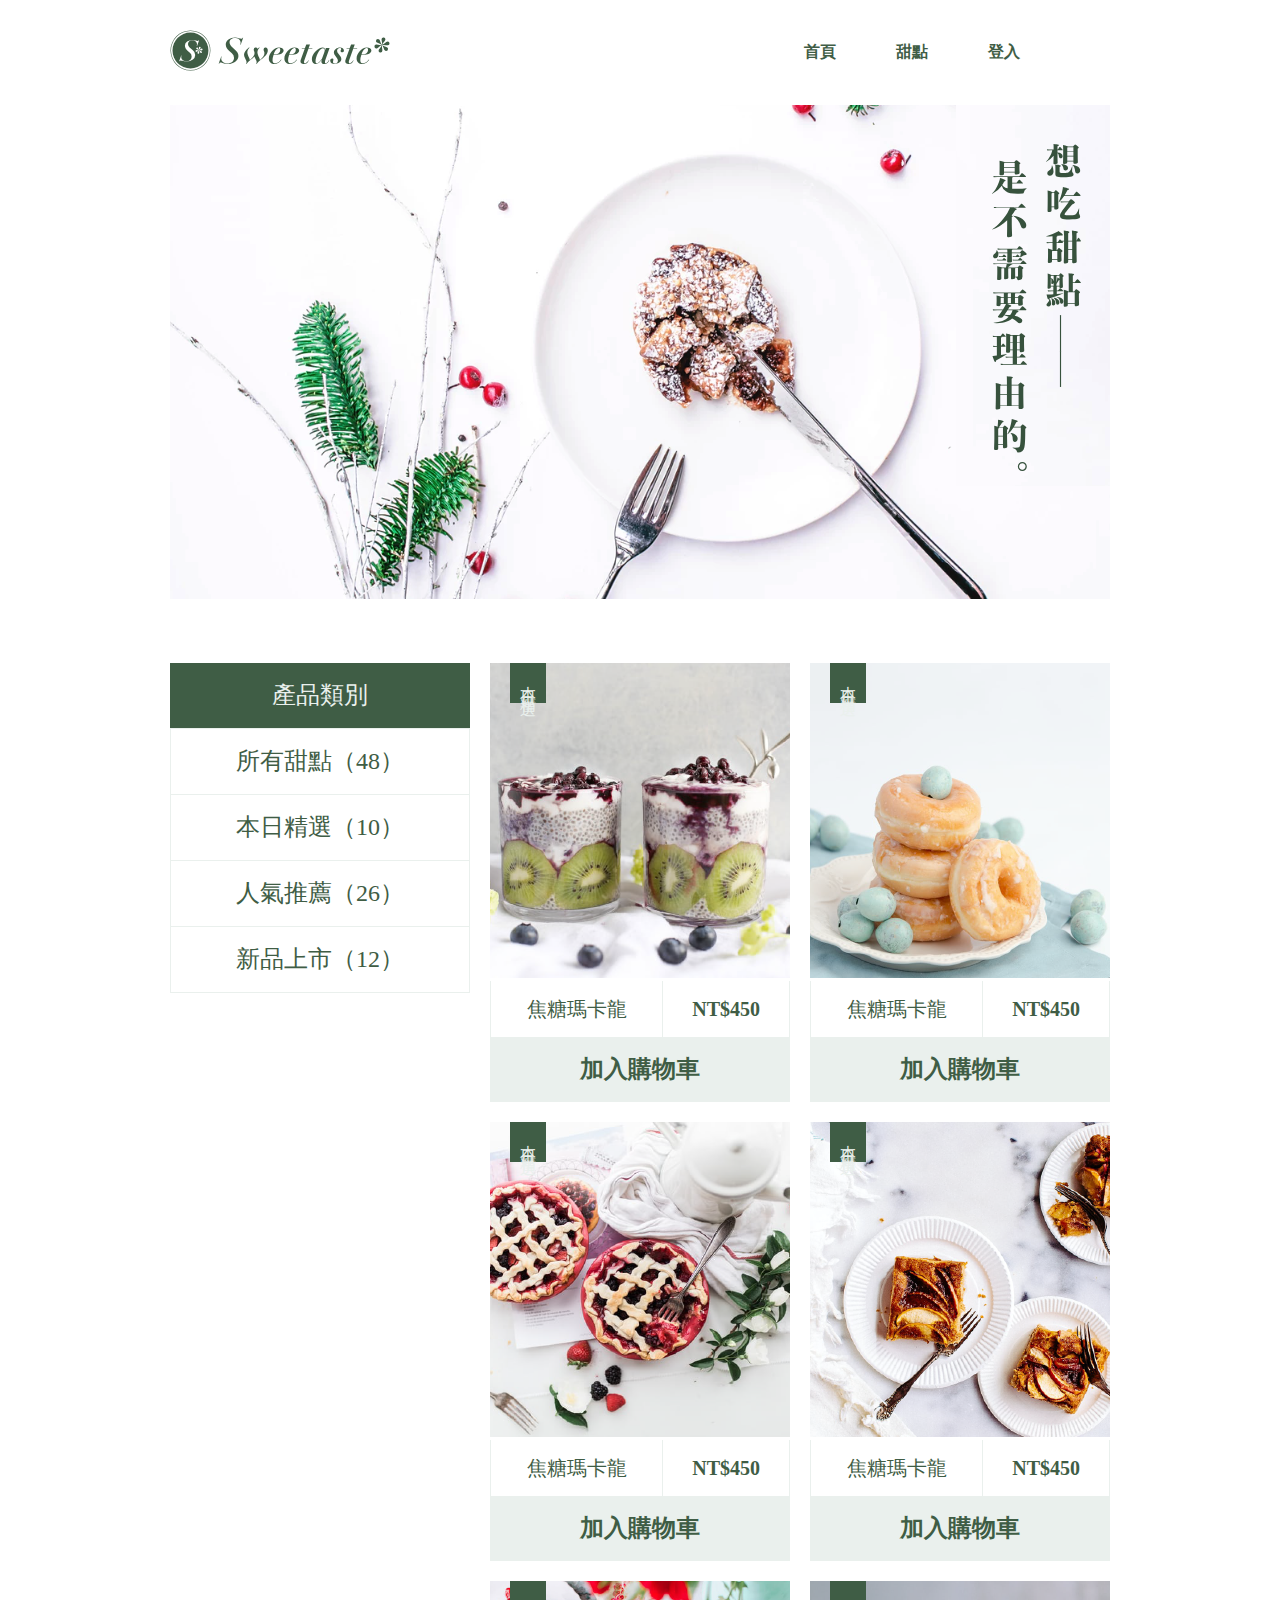
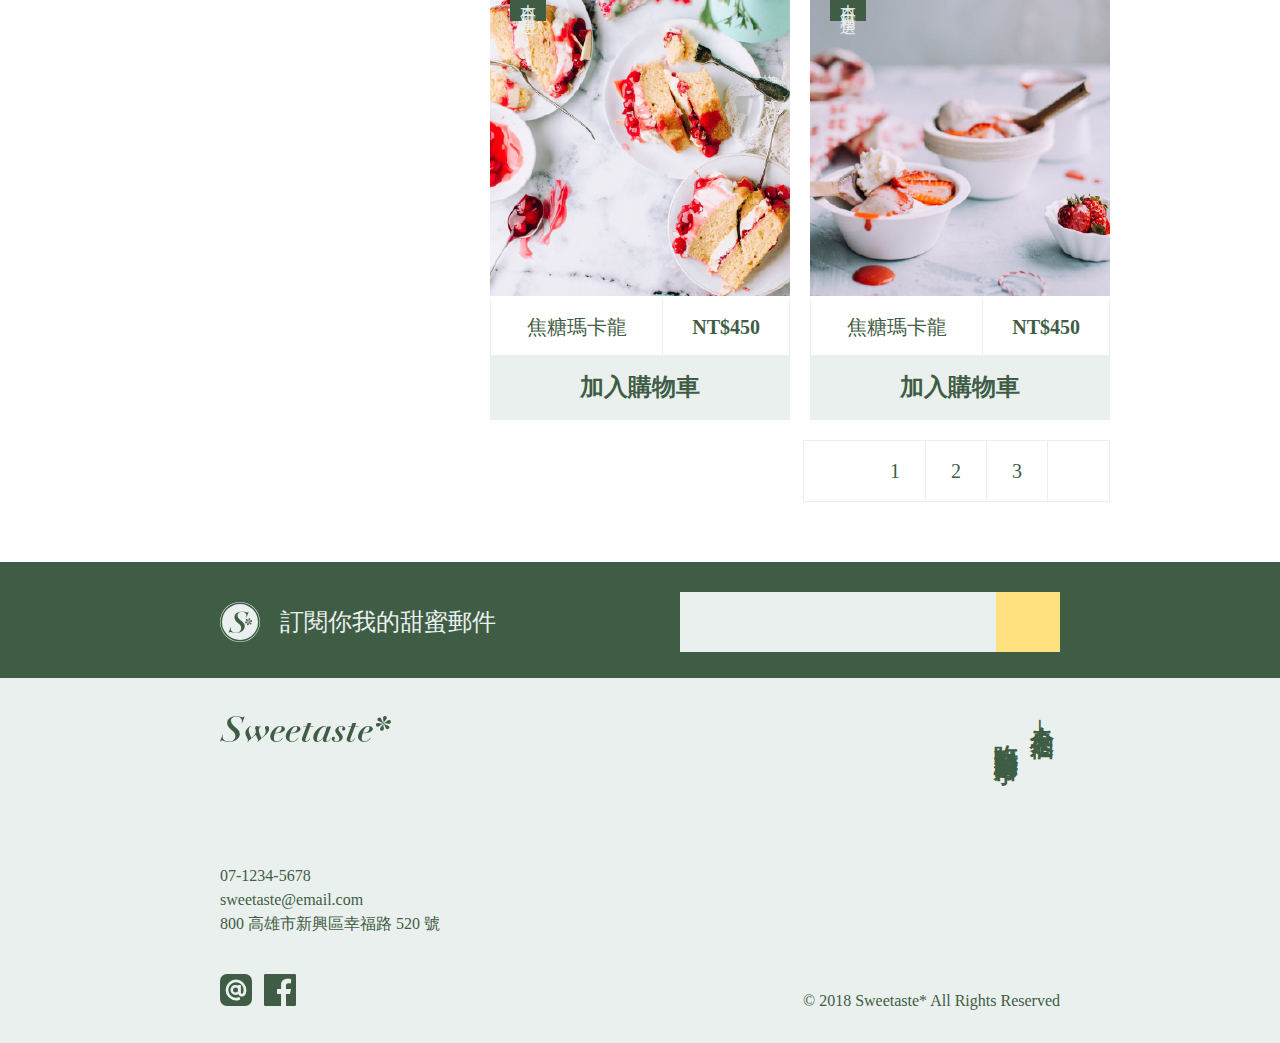
<file: flex/index.html>
<!DOCTYPE html>
<html lang="en">
<head>
    <meta charset="UTF-8">
    <meta http-equiv="X-UA-Compatible" content="IE=edge">
    <meta name="viewport" content="width=device-width, initial-scale=1.0">
    <title>甜點電商</title>
    <link rel="stylesheet" href="css/all.css">
    <link rel="stylesheet" href="https://use.fontawesome.com/releases/v5.15.3/css/all.css" integrity="sha384-SZXxX4whJ79/gErwcOYf+zWLeJdY/qpuqC4cAa9rOGUstPomtqpuNWT9wdPEn2fk" crossorigin="anonymous">

</head>
<body>
    
    <div class="header container">
        <h1>
            <a href="#">
                <img width="220" height="40" src="img/logo-all-dark.svg" alt="">
            </a>
        </h1>
        
        <ul class="menu">
            <li><a href="#">首頁</a></li>
            <li><a href="#">甜點</a></li>
            <li><a href="#">登入</a></li>
            <li><a href="#">
                <i class="fas fa-shopping-cart"></i>
            </a></li>
        </ul>
    </div>

    <div class="banner container">
        <img src="img/banner.png" alt="">
    </div>

    <div class="main container">
        <div class="aside">
            <h2>產品類別</h2>
            <ul>
                <li><a href="#">所有甜點（48）</a></li>
                <li><a href="#">本日精選（10）</a></li>
                <li><a href="#">人氣推薦（26）</a></li>
                <li><a href="#">新品上市（12）</a></li>
            </ul>
        </div>

        <div class="product-list">
            <ul class="product">
                <li>
                    <div class="tag">本日精選</div>
                    <i class="far fa-heart heart"></i>
                    <img src="img/p-1.png" alt="">
                    <div class="detail">
                        <h2>焦糖瑪卡龍</h2>
                        <span>NT$450</span>
                    </div>
                    <a href="#" class="cart">加入購物車</a>
                </li>

                <li>
                    <div class="tag">本日精選</div>
                    <i class="far fa-heart heart"></i>
                    <img src="img/p-2.png" alt="">
                    <div class="detail">
                        <h2>焦糖瑪卡龍</h2>
                        <span>NT$450</span>
                    </div>
                    <a href="#" class="cart">加入購物車</a>
                </li>

                <li>
                    <div class="tag">本日精選</div>
                    <i class="far fa-heart heart"></i>
                    <img src="img/p-3.png" alt="">
                    <div class="detail">
                        <h2>焦糖瑪卡龍</h2>
                        <span>NT$450</span>
                    </div>
                    <a href="#" class="cart">加入購物車</a>
                </li>

                <li>
                    <div class="tag">本日精選</div>
                    <i class="far fa-heart heart"></i>
                    <img src="img/p-4.png" alt="">
                    <div class="detail">
                        <h2>焦糖瑪卡龍</h2>
                        <span>NT$450</span>
                    </div>
                    <a href="#" class="cart">加入購物車</a>
                </li>

                <li>
                    <div class="tag">本日精選</div>
                    <i class="far fa-heart heart"></i>
                    <img src="img/p-5.png" alt="">
                    <div class="detail">
                        <h2>焦糖瑪卡龍</h2>
                        <span>NT$450</span>
                    </div>
                    <a href="#" class="cart">加入購物車</a>
                </li>

                <li>
                    <div class="tag">本日精選</div>
                    <i class="far fa-heart heart"></i>
                    <img src="img/p-6.png" alt="">
                    <div class="detail">
                        <h2>焦糖瑪卡龍</h2>
                        <span>NT$450</span>
                    </div>
                    <a href="#" class="cart">加入購物車</a>
                </li>
            </ul>
        </div>
    </div>

    <div class="page container">
        <ul>
            <li>
                <a href="#">
                    <i class="fas fa-caret-left"></i>
                </a>
            </li>
            <li>   
                <a href="#">1</a>
            </li>
            <li>   
                <a href="#">2</a>
            </li>            
            <li>   
                <a href="#">3</a>
            </li>
            <li>
                <a href="">
                    <i class="fas fa-caret-right"></i>
                </a>
            </li>
        </ul>
    </div>

    <div class="greenbg">
        <div class="mail container2">
            <div class="col-1">
                <img width="40" height="40" src="img/logo-light.svg" alt="">
                <span>訂閱你我的甜蜜郵件</span>
            </div>

            <div class="col-2">
                <label for="mail">
                    <i class="fas fa-envelope mailicon"></i>
                </label>
                <input type="email" id="mail">
                <button><i class="fas fa-arrow-right"></i></button>
            </div>
        </div>
    </div>

    <div class="lightbg">
        <div class="information container2">
            <ul>
                <li><img width="171" height="26" src="img/logotype-sm-dark.svg" alt=""></li>
                <li class="contact">
                    <a href="tel:+07-1234-5678">07-1234-5678</a>
                </li>
                <li><a href="mailto:欲寄往的E-mail網址">sweetaste@email.com</a></li>
                <li>800 高雄市新興區幸福路 520 號</li>

                <li class="linefb">
                    <a href="#"><img src="img/ic-line@.svg" alt=""></a>
                    <a href="#"><img src="img/ic-facebook.svg" alt=""></a>
                </li>
            </ul>

            <ul class="flex-block">
                <li class="text">
                    今天是個—<br>&nbsp;&nbsp;吃甜點的好日子。
                </li>
                <li>© 2018 Sweetaste* All Rights Reserved</li>
            </ul>
        </div>
    </div>

</body>
</html>
</file>
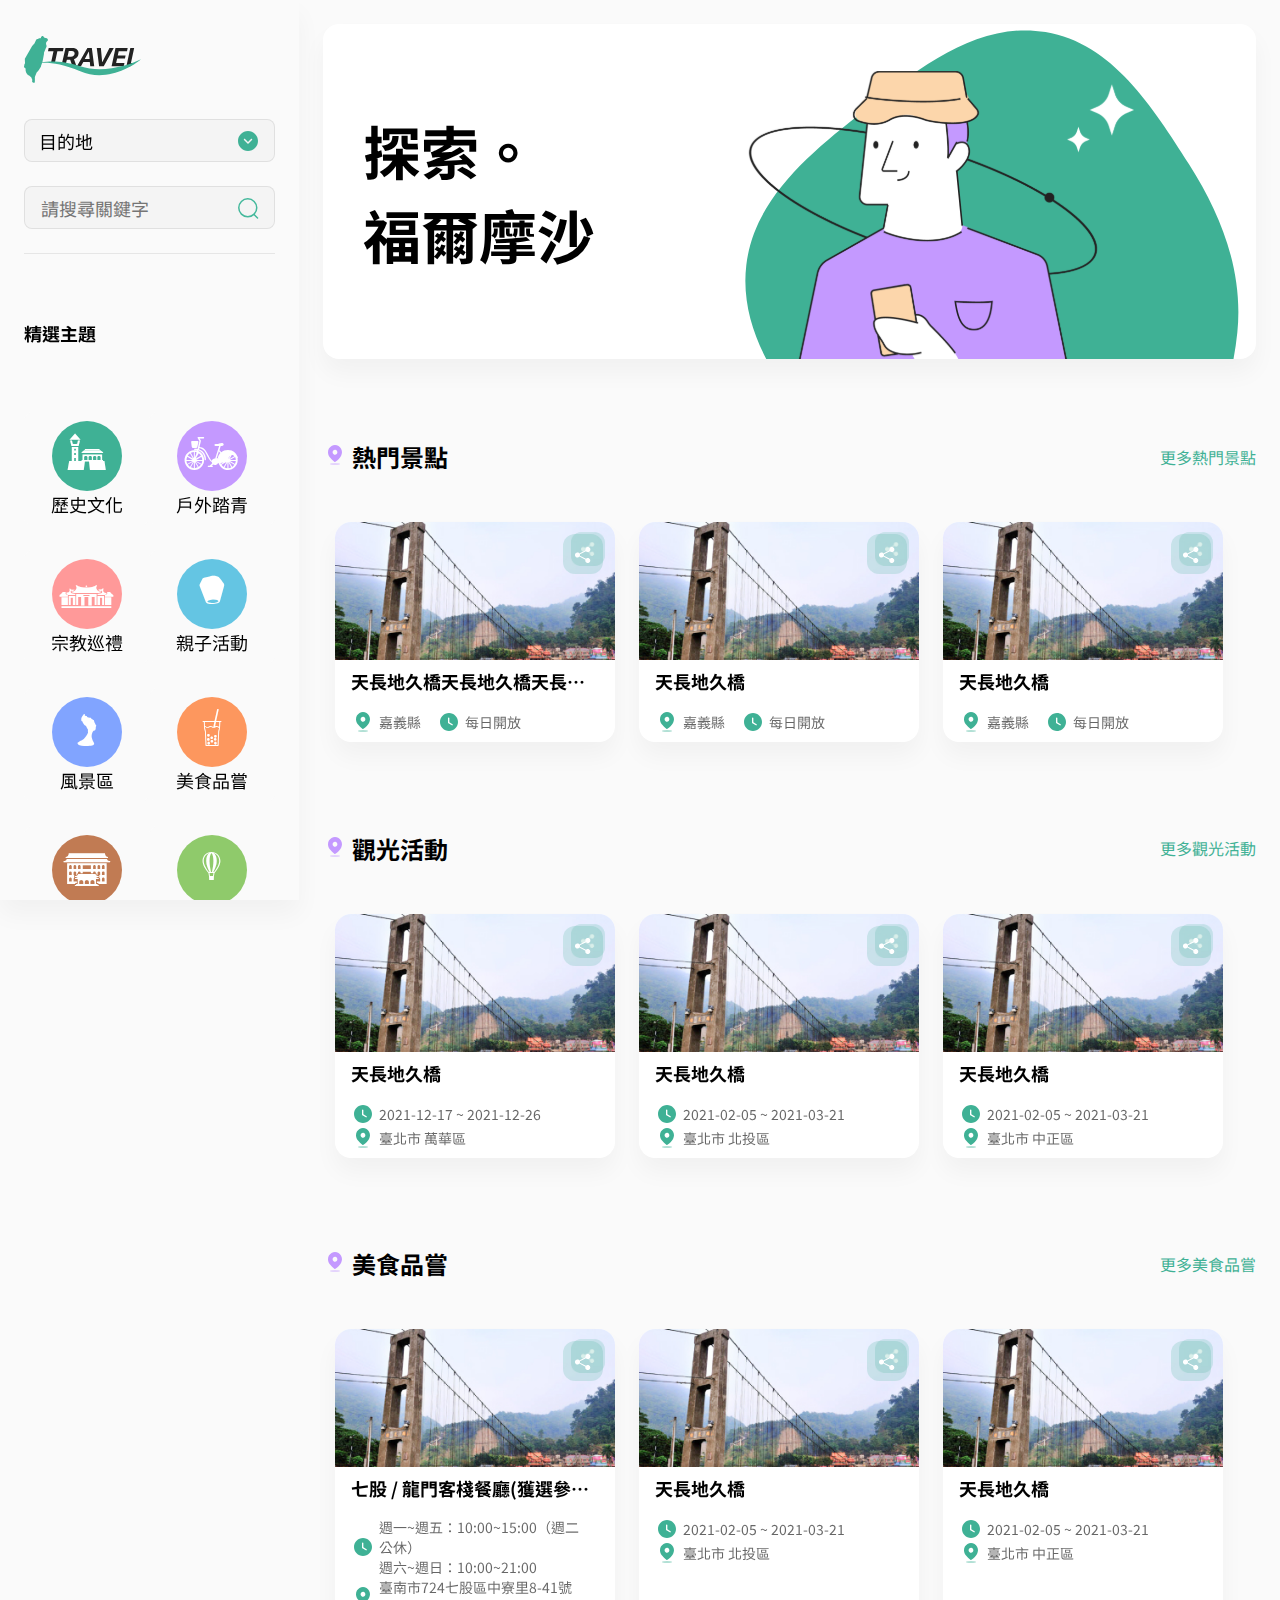
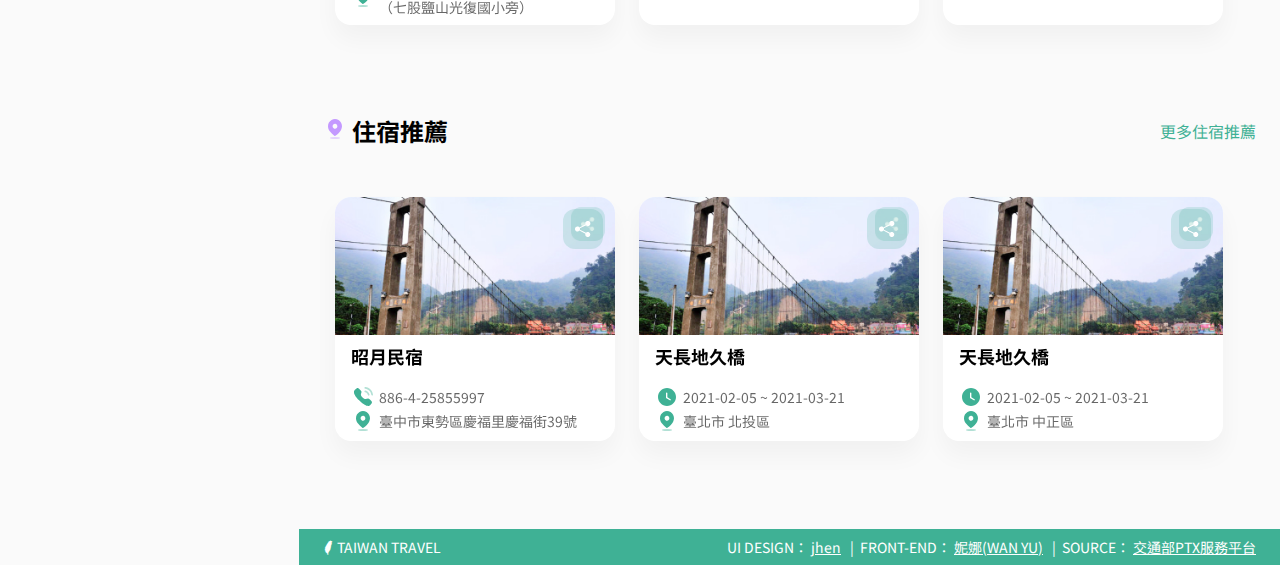
<file: week1/taiwan.html>
<!DOCTYPE html>
<html lang="en">
    <head>
        <meta charset="UTF-8" />
        <meta http-equiv="X-UA-Compatible" content="IE=edge" />
        <meta name="viewport" content="width=device-width, initial-scale=1.0" />
        <title>Taiwan Travel</title>
        <!-- CSS -->
        <!-- BS5 CSS -->
        <link
            href="https://cdn.jsdelivr.net/npm/bootstrap@5.1.1/dist/css/bootstrap.min.css"
            rel="stylesheet"
            integrity="sha384-F3w7mX95PdgyTmZZMECAngseQB83DfGTowi0iMjiWaeVhAn4FJkqJByhZMI3AhiU"
            crossorigin="anonymous"
        />
        <!-- ICON CSS -->
        <link rel="stylesheet" href="icon/twicon.css" />
        <!-- CSS -->
        <link rel="stylesheet" href="css/all.css" />
    </head>
    <body>
        <div class="box">
            <div class="sidebar">
                <div class="filter">
                    <div>
                        <a href="#/home"><h1>TaiwanTravel</h1></a>
                    </div>
                    <div class="local">
                        <div id="local_btn" class="search">
                            <span>目的地</span>
                            <img
                                src="img/Arrow - Down Circle.svg"
                                alt="Down Circle"
                            />
                        </div>

                        <div id="local_content" class="region">
                            <span>基隆</span>
                            <span>台北</span>
                            <span>新北</span>
                            <span>桃園</span>
                            <span>新竹</span>
                            <span>苗栗</span>
                            <span>台中</span>
                            <span>彰化</span>
                            <span>雲林</span>
                            <span>南投</span>
                            <span>嘉義</span>
                            <span>台南</span>
                            <span>高雄</span>
                            <span>屏東</span>
                            <span>台東</span>
                            <span>花蓮</span>
                            <span>宜蘭</span>
                            <span>澎湖</span>
                            <span>綠島</span>
                            <span>蘭嶼</span>
                            <span>琉球</span>
                            <span>金門</span>
                            <span>馬祖</span>
                        </div>
                    </div>

                    <div class="search">
                        <input type="text" placeholder="請搜尋關鍵字" />
                        <img src="img/Search.svg" alt="Down Circle" />
                    </div>
                </div>
                <div class="theme">
                    <h6>精選主題</h6>
                    <ul>
                        <input type="radio" name="theme_group" id="history" />
                        <label for="history">
                            <div class="theme_color1">
                                <i class="twicon-zeelandia"></i>
                            </div>
                            <span>歷史文化</span>
                        </label>

                        <input type="radio" name="theme_group" id="youbike" />
                        <label for="youbike">
                            <div class="theme_color2">
                                <i class="twicon-youbike"></i>
                            </div>
                            <span>戶外踏青</span>
                        </label>

                        <input type="radio" name="theme_group" id="tmp" />
                        <label for="tmp">
                            <div class="theme_color3">
                                <i class="twicon-xingtian-tmp"></i>
                            </div>
                            <span>宗教巡禮</span>
                        </label>

                        <input type="radio" name="theme_group" id="lantern" />
                        <label for="lantern">
                            <div class="theme_color4">
                                <i class="twicon-sky-lantern"></i>
                            </div>
                            <span>親子活動</span>
                        </label>

                        <input
                            type="radio"
                            name="theme_group"
                            id="queens-head"
                        />
                        <label for="queens-head">
                            <div class="theme_color5">
                                <i class="twicon-queens-head"></i>
                            </div>
                            <span>風景區</span>
                        </label>

                        <input type="radio" name="theme_group" id="tapioca" />
                        <label for="tapioca">
                            <div class="theme_color6">
                                <i class="twicon-tapioca"></i>
                            </div>
                            <span>美食品嘗</span>
                        </label>

                        <input
                            type="radio"
                            name="theme_group"
                            id="grand-hotel"
                        />
                        <label for="grand-hotel">
                            <div class="theme_color7">
                                <i class="twicon-grand-hotel"></i>
                            </div>
                            <span>住宿推薦</span>
                        </label>

                        <input type="radio" name="theme_group" id="balloon" />
                        <label for="balloon">
                            <div class="theme_color8">
                                <i class="twicon-balloon"></i>
                            </div>
                            <span>觀光活動</span>
                        </label>
                    </ul>
                </div>

                <input class="btn search_btn" type="button" value="開始搜尋" />
            </div>
            
            <div class="main">
                <div id="load_main" class="main_content">
                </div>

                <!-- footer -->
                <div class="footer">
                    <div class="font_style">
                        <i class="twicon-main-island"></i>
                        <span class="font_style">TAIWAN TRAVEL</span>
                    </div>

                    <div class="font_style">
                        UI DESIGN：
                        <a class="font_style" href="https://2021.thef2e.com/users/6296427084285739560?week=1&type=2">jhen</a>
                        &nbsp;&nbsp;|&nbsp;&nbsp;FRONT-END：
                        <a class="font_style" href="#">妮娜(WAN YU)</a>
                        &nbsp;&nbsp;|&nbsp;&nbsp;SOURCE：
                        <a class="font_style" href="#">交通部PTX服務平台</a>
                    </div>
                    
                </div>

            </div>

        </div>

        <!-- JS -->
        <!-- BS5 JS -->
        <script
            src="https://cdn.jsdelivr.net/npm/bootstrap@5.1.1/dist/js/bootstrap.bundle.min.js"
            integrity="sha384-/bQdsTh/da6pkI1MST/rWKFNjaCP5gBSY4sEBT38Q/9RBh9AH40zEOg7Hlq2THRZ"
            crossorigin="anonymous"
        ></script>
        <!-- Jquery CDN -->
        <script src="https://ajax.googleapis.com/ajax/libs/jquery/3.6.0/jquery.min.js"></script>

        <script src="js/all.js"></script>
    </body>
</html>
</file>
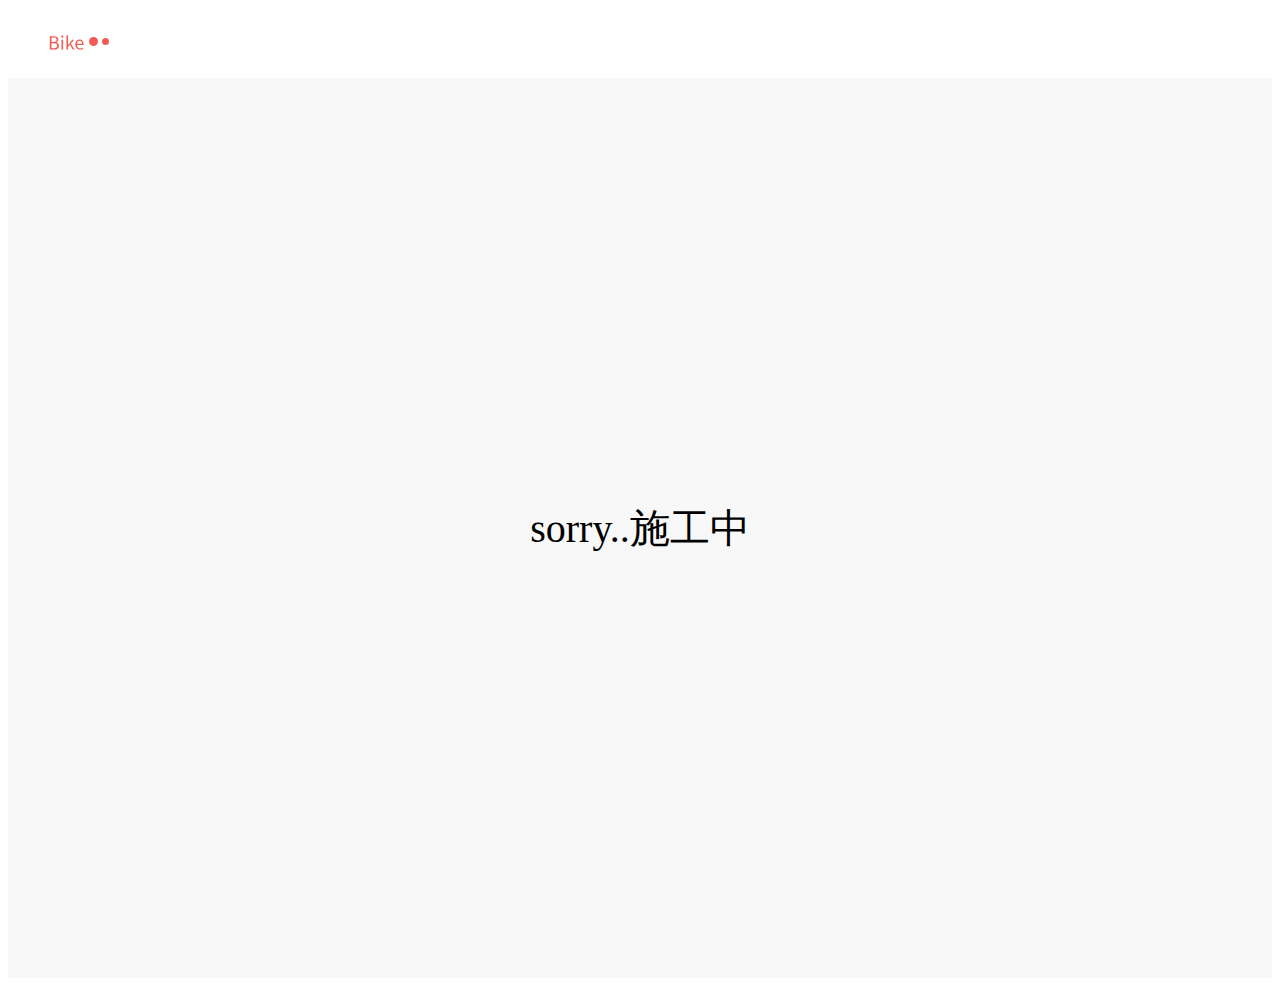
<file: week2/all.html>
<!DOCTYPE html>
<html lang="en">
<head>
    <meta charset="UTF-8">
    <meta http-equiv="X-UA-Compatible" content="IE=edge">
    <meta name="viewport" content="width=device-width, initial-scale=1.0">
    <title>Bike●●</title>
    <link rel="stylesheet" href="css/all.css">
</head>
<body>
    <div class="header">
        <div class="">
            <img src="img/logo.svg" alt="">

        </div>

        <div>

        </div>
        
    </div>

    <div class="content">
        <span>sorry..施工中</span>
    </div>
</body>
</html>
</file>
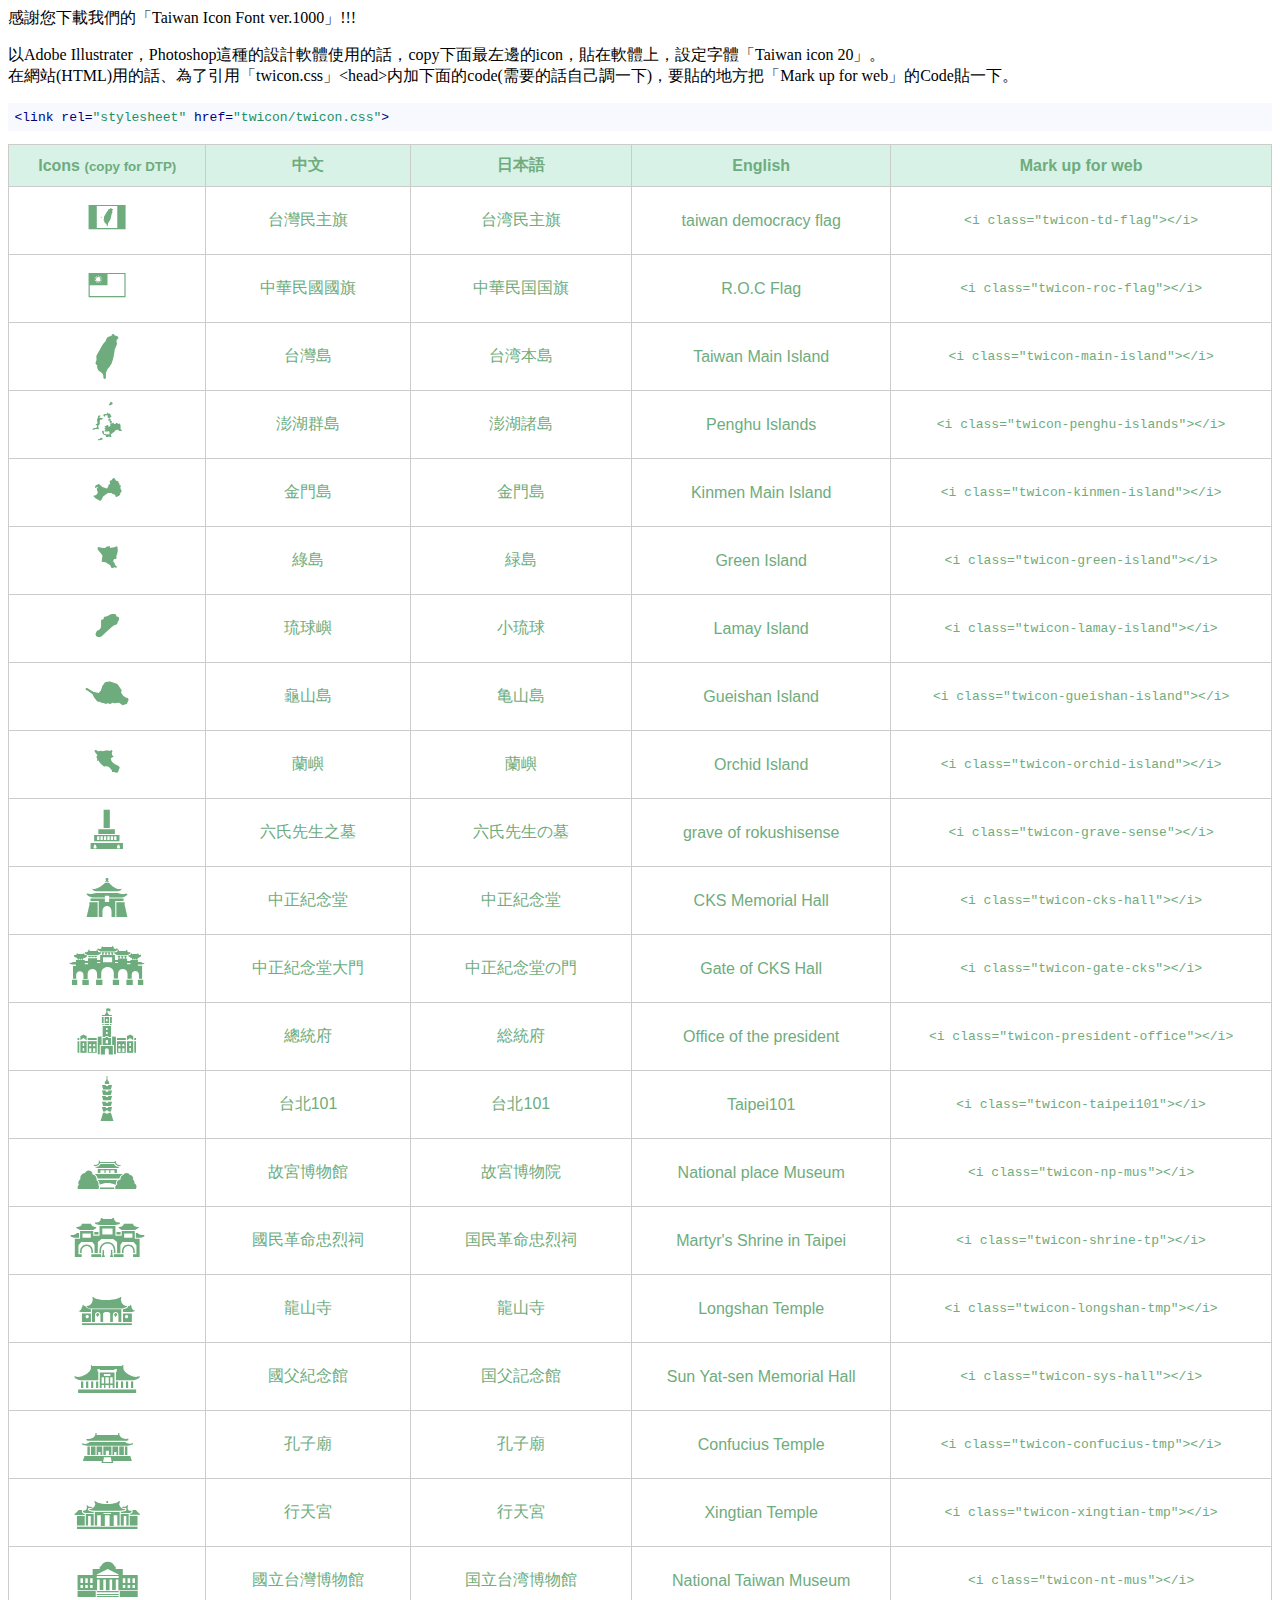
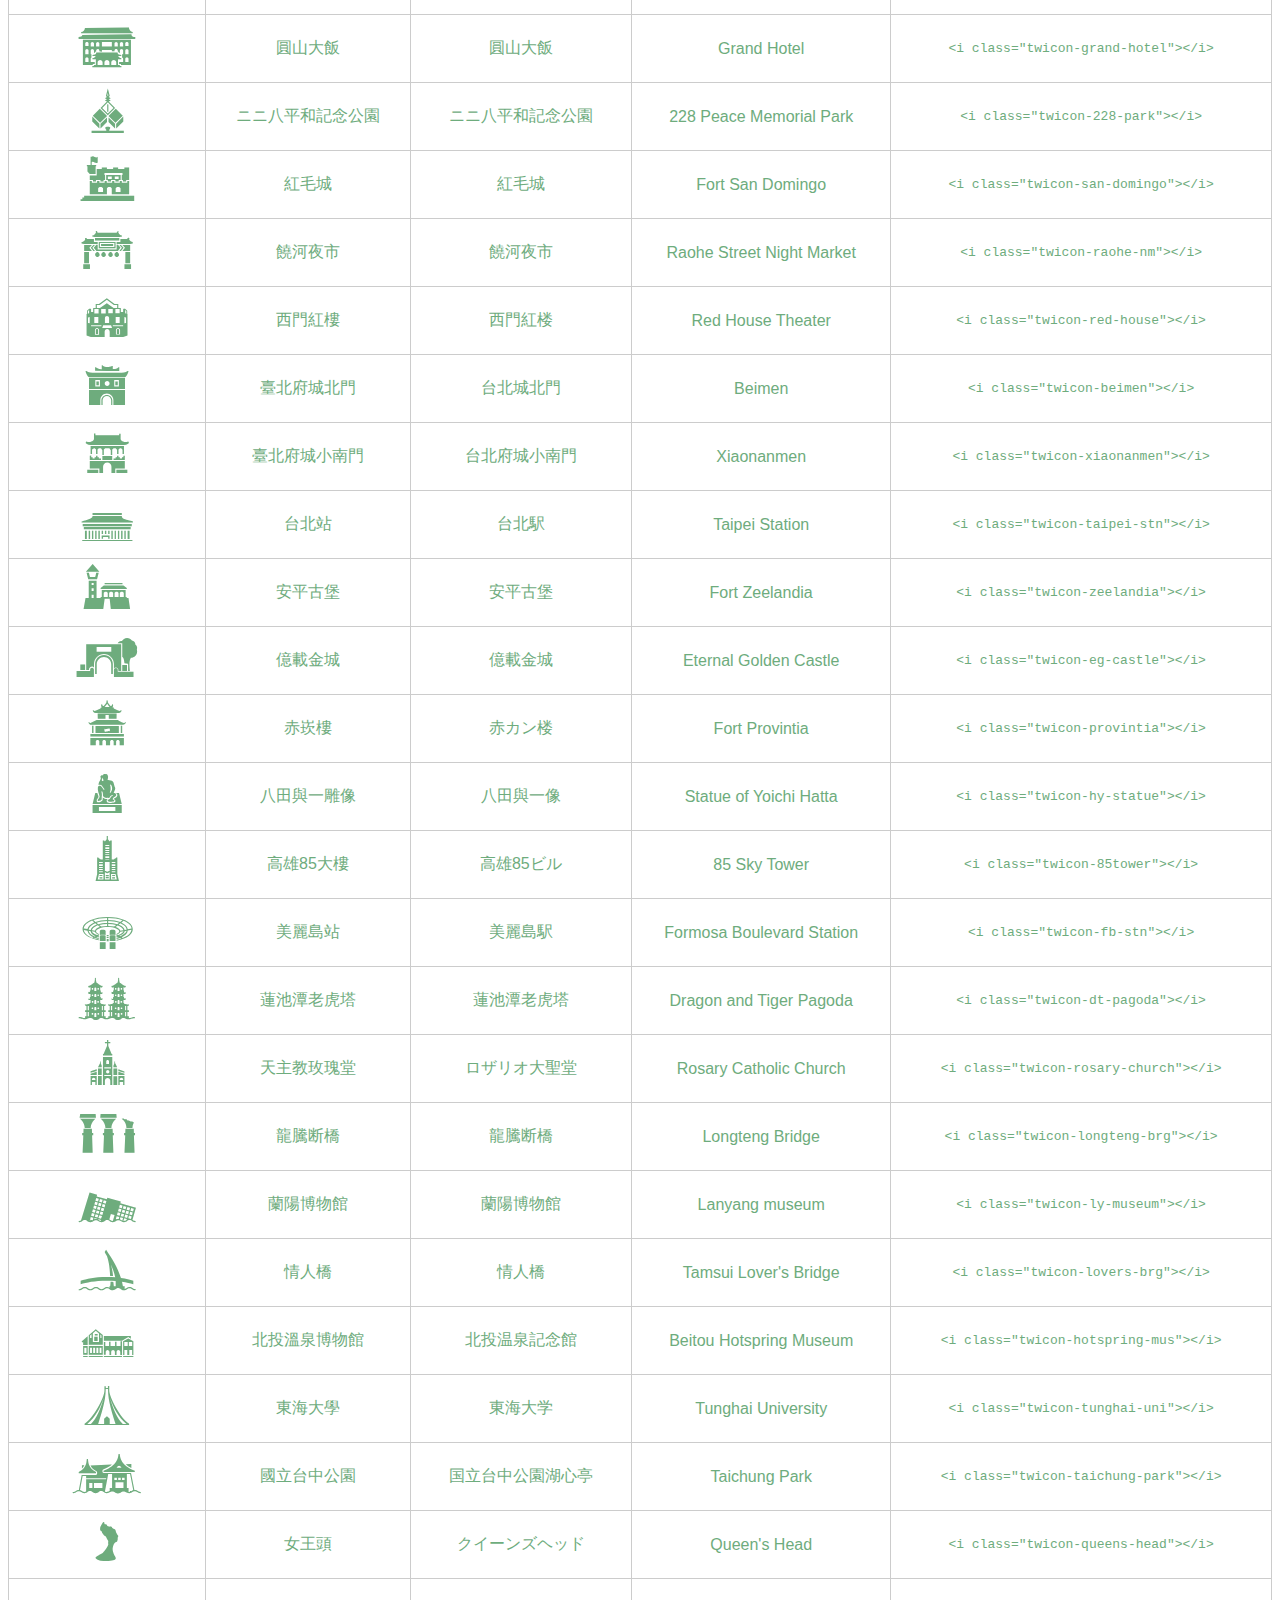
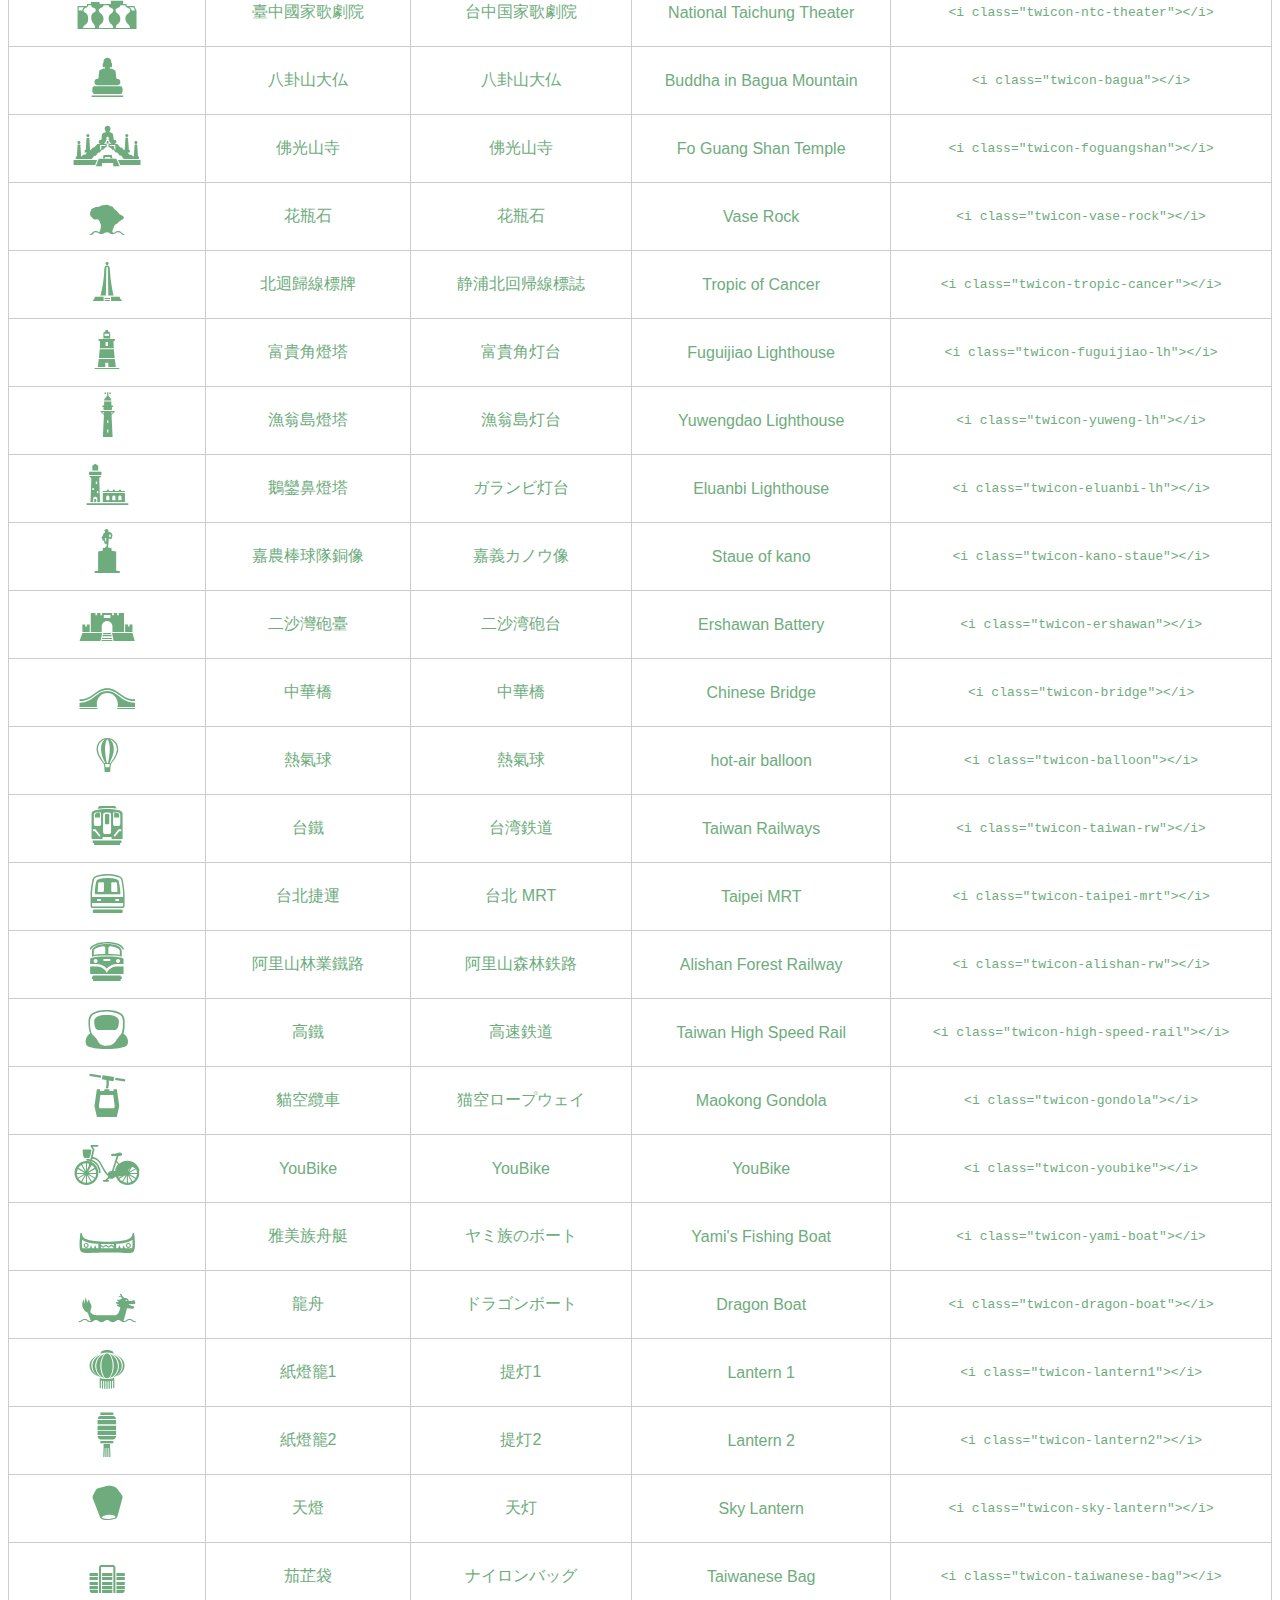
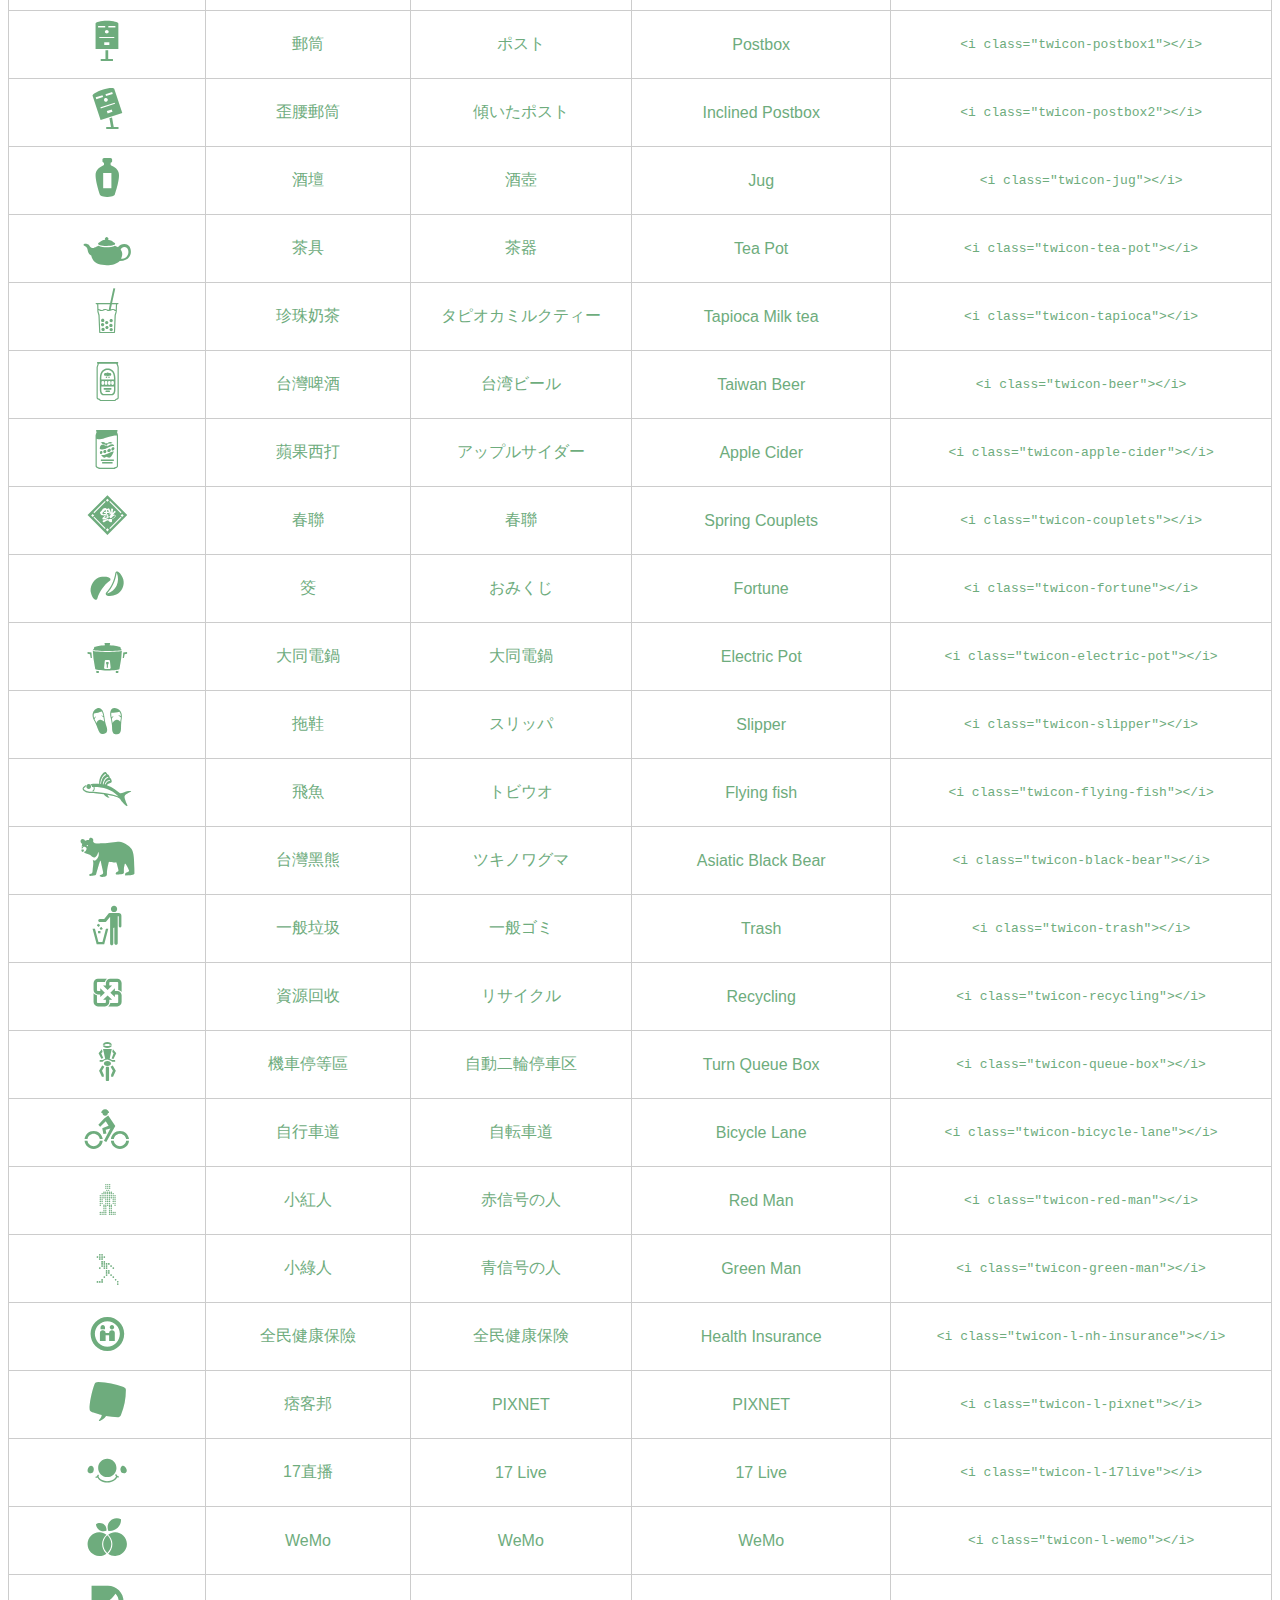
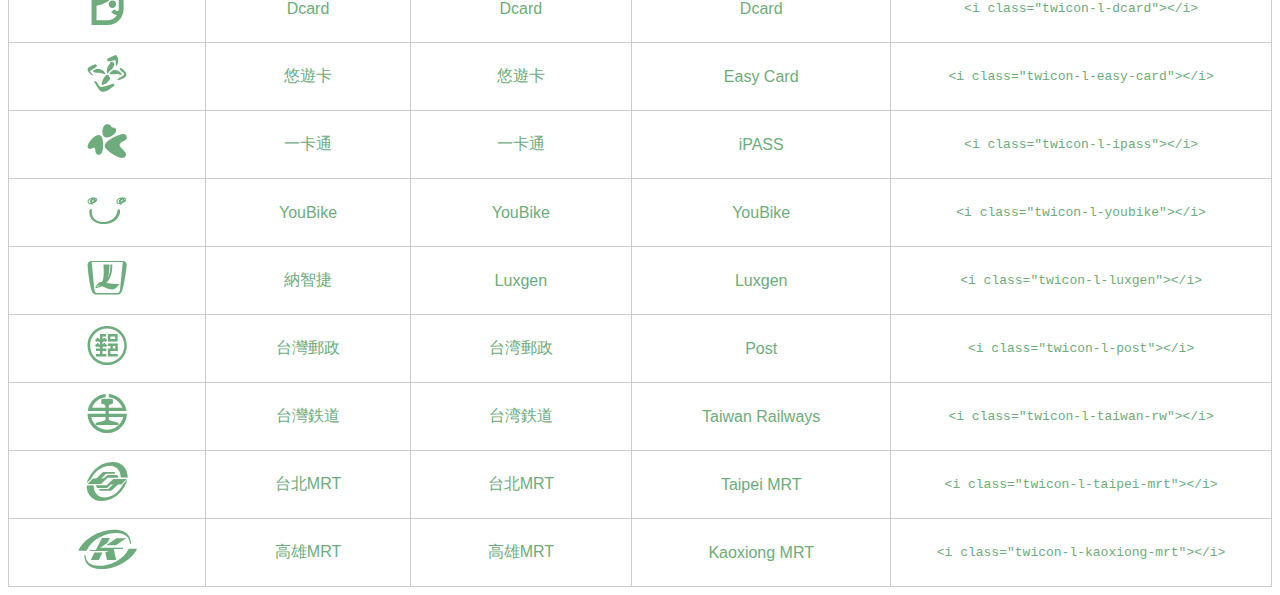
<file: week1/icon/List.html>
<head>
 <title>一覽表|一覧表|List</title>
 <style type="text/css">
  table{
    width: 100%;
    border-collapse: collapse;
    border-spacing: 0;
    color:#6EAC7D;
    font-family: sans-serif ;
  }

  table th{
    padding: 10px 20px;
    text-align: center;
    border: 1px solid #ccc;
    background-color: #D9F2E7
  }

  table td{
    padding: 0px 20px;
    text-align: center;
    border: 1px solid #ccc;
  }

  table td.icon {
    font-family: "twicon" ;
    font-size: 3.5em ;
    border: 1px solid #ccc;
  }

  table tr:hover{
    background-color: #4A7756;
    color:#fff;
  }

  @font-face {
   font-family: 'twicon';
   src: url('twicon.woff') ;
   src: url('twicon.woff2') ;
  }
 </style>
</head>
<body>
 <p>
   感謝您下載我們的「Taiwan Icon Font ver.1000」!!!
 </p>
 <p>
   以Adobe Illustrater，Photoshop這種的設計軟體使用的話，copy下面最左邊的icon，貼在軟體上，設定字體「Taiwan icon 20」。
  <br>在網站(HTML)用的話、為了引用「twicon.css」&lt;head&gt;内加下面的code(需要的話自己調一下)，要貼的地方把「Mark up for web」的Code貼一下。
  <pre style="display:block;overflow-x:auto;padding:0.5em;color:#000;background:#f8f8ff"><code><span style="color:#000080;font-weight:normal">&lt;<span style="color:#000080;font-weight:normal">link</span> <span class="hljs-attr">rel</span>=<span style="color:#219161">&quot;stylesheet&quot;</span> <span class="hljs-attr">href</span>=<span style="color:#219161">&quot;twicon/twicon.css&quot;</span>&gt;</span></code></pre>

 <table>
  <tr>
    <th>Icons <small>(copy for DTP)</small></th>
    <th>中文</th>
    <th>日本語</th>
    <th>English</th>
    <th>Mark up for web</th>
  </tr>
  <tr>
    <td class="icon">ꀀ</td>
    <td>台灣民主旗</td>
    <td>台湾民主旗</td>
    <td>taiwan democracy flag</td>
    <td><code>&lt;i class="twicon-td-flag"&gt;&lt;/i&gt;</code></td>
  </tr>
  <tr>
    <td class="icon">ꀁ</td>
    <td>中華民國國旗</td>
    <td>中華民国国旗</td>
    <td>R.O.C Flag</td>
    <td><code>&lt;i class="twicon-roc-flag"&gt;&lt;/i&gt;</code></td>
  </tr>
  <tr>
    <td class="icon">ꀂ</td>
    <td>台灣島</td>
    <td>台湾本島</td>
    <td>Taiwan Main Island</td>
    <td><code>&lt;i class="twicon-main-island"&gt;&lt;/i&gt;</code></td>
  </tr>
  <tr>
    <td class="icon">ꀃ</td>
    <td>澎湖群島</td>
    <td>澎湖諸島</td>
    <td>Penghu Islands</td>
    <td><code>&lt;i class="twicon-penghu-islands"&gt;&lt;/i&gt;</code></td>
  </tr>
  <tr>
    <td class="icon">ꀄ</td>
    <td>金門島</td>
    <td>金門島</td>
    <td>Kinmen Main Island</td>
    <td><code>&lt;i class="twicon-kinmen-island"&gt;&lt;/i&gt;</code></td>
  </tr>
  <tr>
    <td class="icon">ꀅ</td>
    <td>綠島</td>
    <td>緑島</td>
    <td>Green Island</td>
    <td><code>&lt;i class="twicon-green-island"&gt;&lt;/i&gt;</code></td>
  </tr>
  <tr>
    <td class="icon">ꀆ</td>
    <td>琉球嶼</td>
    <td>小琉球</td>
    <td>Lamay Island</td>
    <td><code>&lt;i class="twicon-lamay-island"&gt;&lt;/i&gt;</code></td>
  </tr>
  <tr>
    <td class="icon">ꀇ</td>
    <td>龜山島</td>
    <td>亀山島</td>
    <td>Gueishan Island</td>
    <td><code>&lt;i class="twicon-gueishan-island"&gt;&lt;/i&gt;</code></td>
  </tr>
  <tr>
    <td class="icon">ꀈ</td>
    <td>蘭嶼</td>
    <td>蘭嶼</td>
    <td>Orchid Island</td>
    <td><code>&lt;i class="twicon-orchid-island"&gt;&lt;/i&gt;</code></td>
  </tr>
  <tr>
    <td class="icon">ꀉ</td>
    <td>六氏先生之墓</td>
    <td>六氏先生の墓</td>
    <td>grave of rokushisense</td>
    <td><code>&lt;i class="twicon-grave-sense"&gt;&lt;/i&gt;</code></td>
  </tr>
  <tr>
    <td class="icon">ꀊ</td>
    <td>中正紀念堂</td>
    <td>中正紀念堂</td>
    <td>CKS Memorial Hall</td>
    <td><code>&lt;i class="twicon-cks-hall"&gt;&lt;/i&gt;</code></td>
  </tr>
  <tr>
    <td class="icon">ꀋ</td>
    <td>中正紀念堂大門</td>
    <td>中正紀念堂の門</td>
    <td>Gate of CKS Hall</td>
    <td><code>&lt;i class="twicon-gate-cks"&gt;&lt;/i&gt;</code></td>
  </tr>
  <tr>
    <td class="icon">ꀌ</td>
    <td>總統府</td>
    <td>総統府</td>
    <td>Office of the president</td>
    <td><code>&lt;i class="twicon-president-office"&gt;&lt;/i&gt;</code></td>
  </tr>
  <tr>
    <td class="icon">ꀍ</td>
    <td>台北101</td>
    <td>台北101</td>
    <td>Taipei101</td>
    <td><code>&lt;i class="twicon-taipei101"&gt;&lt;/i&gt;</code></td>
  </tr>
  <tr>
    <td class="icon">ꀎ</td>
    <td>故宮博物館</td>
    <td>故宮博物院</td>
    <td>National place Museum</td>
    <td><code>&lt;i class="twicon-np-mus"&gt;&lt;/i&gt;</code></td>
  </tr>
  <tr>
    <td class="icon">ꀏ</td>
    <td>國民革命忠烈祠</td>
    <td>国民革命忠烈祠</td>
    <td>Martyr's Shrine in Taipei</td>
    <td><code>&lt;i class="twicon-shrine-tp"&gt;&lt;/i&gt;</code></td>
  </tr>
  <tr>
    <td class="icon">ꀐ</td>
    <td>龍山寺</td>
    <td>龍山寺</td>
    <td>Longshan Temple</td>
    <td><code>&lt;i class="twicon-longshan-tmp"&gt;&lt;/i&gt;</code></td>
  </tr>
  <tr>
    <td class="icon">ꀑ</td>
    <td>國父紀念館</td>
    <td>国父記念館</td>
    <td>Sun Yat-sen Memorial Hall</td>
    <td><code>&lt;i class="twicon-sys-hall"&gt;&lt;/i&gt;</code></td>
  </tr>
  <tr>
    <td class="icon">ꀒ</td>
    <td>孔子廟</td>
    <td>孔子廟</td>
    <td>Confucius Temple</td>
    <td><code>&lt;i class="twicon-confucius-tmp"&gt;&lt;/i&gt;</code></td>
  </tr>
  <tr>
    <td class="icon">ꀓ</td>
    <td>行天宮</td>
    <td>行天宮</td>
    <td>Xingtian Temple</td>
    <td><code>&lt;i class="twicon-xingtian-tmp"&gt;&lt;/i&gt;</code></td>
  </tr>
  <tr>
    <td class="icon">ꀔ</td>
    <td>國立台灣博物館</td>
    <td>国立台湾博物館</td>
    <td>National Taiwan Museum</td>
    <td><code>&lt;i class="twicon-nt-mus"&gt;&lt;/i&gt;</code></td>
  </tr>
  <tr>
    <td class="icon">ꀕ</td>
    <td>圓山大飯</td>
    <td>圓山大飯</td>
    <td>Grand Hotel</td>
    <td><code>&lt;i class="twicon-grand-hotel"&gt;&lt;/i&gt;</code></td>
  </tr>
  <tr>
    <td class="icon">ꀖ</td>
    <td>ニニ八平和記念公園</td>
    <td>ニニ八平和記念公園</td>
    <td>228 Peace Memorial Park</td>
    <td><code>&lt;i class="twicon-228-park"&gt;&lt;/i&gt;</code></td>
  </tr>
  <tr>
    <td class="icon">ꀗ</td>
    <td>紅毛城</td>
    <td>紅毛城</td>
    <td>Fort San Domingo</td>
    <td><code>&lt;i class="twicon-san-domingo"&gt;&lt;/i&gt;</code></td>
  </tr>
  <tr>
    <td class="icon">ꀘ</td>
    <td>饒河夜市</td>
    <td>饒河夜市</td>
    <td>Raohe Street Night Market</td>
    <td><code>&lt;i class="twicon-raohe-nm"&gt;&lt;/i&gt;</code></td>
  </tr>
  <tr>
    <td class="icon">ꀙ</td>
    <td>西門紅樓</td>
    <td>西門紅楼</td>
    <td>Red House Theater</td>
    <td><code>&lt;i class="twicon-red-house"&gt;&lt;/i&gt;</code></td>
  </tr>
  <tr>
    <td class="icon">ꀚ</td>
    <td>臺北府城北門</td>
    <td>台北城北門</td>
    <td>Beimen</td>
    <td><code>&lt;i class="twicon-beimen"&gt;&lt;/i&gt;</code></td>
  </tr>
  <tr>
    <td class="icon">ꀛ</td>
    <td>臺北府城小南門</td>
    <td>台北府城小南門</td>
    <td>Xiaonanmen</td>
    <td><code>&lt;i class="twicon-xiaonanmen"&gt;&lt;/i&gt;</code></td>
  </tr>
  <tr>
    <td class="icon">ꀜ</td>
    <td>台北站</td>
    <td>台北駅</td>
    <td>Taipei Station</td>
    <td><code>&lt;i class="twicon-taipei-stn"&gt;&lt;/i&gt;</code></td>
  </tr>
  <tr>
    <td class="icon">ꀝ</td>
    <td>安平古堡</td>
    <td>安平古堡</td>
    <td>Fort Zeelandia</td>
    <td><code>&lt;i class="twicon-zeelandia"&gt;&lt;/i&gt;</code></td>
  </tr>
  <tr>
    <td class="icon">ꀞ</td>
    <td>億載金城</td>
    <td>億載金城</td>
    <td>Eternal Golden Castle</td>
    <td><code>&lt;i class="twicon-eg-castle"&gt;&lt;/i&gt;</code></td>
  </tr>
  <tr>
    <td class="icon">ꀟ</td>
    <td>赤崁樓</td>
    <td>赤カン楼</td>
    <td>Fort Provintia</td>
    <td><code>&lt;i class="twicon-provintia"&gt;&lt;/i&gt;</code></td>
  </tr>
  <tr>
    <td class="icon">ꀠ</td>
    <td>八田與一雕像</td>
    <td>八田與一像</td>
    <td>Statue of Yoichi Hatta</td>
    <td><code>&lt;i class="twicon-hy-statue"&gt;&lt;/i&gt;</code></td>
  </tr>
  <tr>
    <td class="icon">ꀡ</td>
    <td>高雄85大樓</td>
    <td>高雄85ビル</td>
    <td>85 Sky Tower</td>
    <td><code>&lt;i class="twicon-85tower"&gt;&lt;/i&gt;</code></td>
  </tr>
  <tr>
    <td class="icon">ꀢ</td>
    <td>美麗島站</td>
    <td>美麗島駅</td>
    <td>Formosa Boulevard Station</td>
    <td><code>&lt;i class="twicon-fb-stn"&gt;&lt;/i&gt;</code></td>
  </tr>
  <tr>
    <td class="icon">ꀣ</td>
    <td>蓮池潭老虎塔</td>
    <td>蓮池潭老虎塔</td>
    <td>Dragon and Tiger Pagoda</td>
    <td><code>&lt;i class="twicon-dt-pagoda"&gt;&lt;/i&gt;</code></td>
  </tr>
  <tr>
    <td class="icon">ꀤ</td>
    <td>天主教玫瑰堂</td>
    <td>ロザリオ大聖堂</td>
    <td>Rosary Catholic Church</td>
    <td><code>&lt;i class="twicon-rosary-church"&gt;&lt;/i&gt;</code></td>
  </tr>
  <tr>
    <td class="icon">ꀥ</td>
    <td>龍騰断橋</td>
    <td>龍騰断橋</td>
    <td>Longteng Bridge</td>
    <td><code>&lt;i class="twicon-longteng-brg"&gt;&lt;/i&gt;</code></td>
  </tr>
  <tr>
    <td class="icon">ꀦ</td>
    <td>蘭陽博物館</td>
    <td>蘭陽博物館</td>
    <td>Lanyang museum</td>
    <td><code>&lt;i class="twicon-ly-museum"&gt;&lt;/i&gt;</code></td>
  </tr>
  <tr>
    <td class="icon">ꀧ</td>
    <td>情人橋</td>
    <td>情人橋</td>
    <td>Tamsui Lover's Bridge</td>
    <td><code>&lt;i class="twicon-lovers-brg"&gt;&lt;/i&gt;</code></td>
  </tr>
  <tr>
    <td class="icon">ꀨ</td>
    <td>北投溫泉博物館</td>
    <td>北投温泉記念館</td>
    <td>Beitou Hotspring Museum</td>
    <td><code>&lt;i class="twicon-hotspring-mus"&gt;&lt;/i&gt;</code></td>
  </tr>
  <tr>
    <td class="icon">ꀩ</td>
    <td>東海大學</td>
    <td>東海大学</td>
    <td>Tunghai University</td>
    <td><code>&lt;i class="twicon-tunghai-uni"&gt;&lt;/i&gt;</code></td>
  </tr>
  <tr>
    <td class="icon">ꀪ</td>
    <td>國立台中公園</td>
    <td>国立台中公園湖心亭</td>
    <td>Taichung Park</td>
    <td><code>&lt;i class="twicon-taichung-park"&gt;&lt;/i&gt;</code></td>
  </tr>
  <tr>
    <td class="icon">ꀫ</td>
    <td>女王頭</td>
    <td>クイーンズヘッド</td>
    <td>Queen's Head</td>
    <td><code>&lt;i class="twicon-queens-head"&gt;&lt;/i&gt;</code></td>
  </tr>
  <tr>
    <td class="icon">ꀬ</td>
    <td>臺中國家歌劇院</td>
    <td>台中国家歌劇院</td>
    <td>National Taichung Theater</td>
    <td><code>&lt;i class="twicon-ntc-theater"&gt;&lt;/i&gt;</code></td>
  </tr>
  <tr>
    <td class="icon">ꀭ</td>
    <td>八卦山大仏</td>
    <td>八卦山大仏</td>
    <td>Buddha in Bagua Mountain</td>
    <td><code>&lt;i class="twicon-bagua"&gt;&lt;/i&gt;</code></td>
  </tr>
  <tr>
    <td class="icon">ꀮ</td>
    <td>佛光山寺</td>
    <td>佛光山寺</td>
    <td>Fo Guang Shan Temple</td>
    <td><code>&lt;i class="twicon-foguangshan"&gt;&lt;/i&gt;</code></td>
  </tr>
  <tr>
    <td class="icon">ꀯ</td>
    <td>花瓶石</td>
    <td>花瓶石</td>
    <td>Vase Rock</td>
    <td><code>&lt;i class="twicon-vase-rock"&gt;&lt;/i&gt;</code></td>
  </tr>
  <tr>
    <td class="icon">ꀰ</td>
    <td>北迴歸線標牌</td>
    <td>静浦北回帰線標誌</td>
    <td>Tropic of Cancer</td>
    <td><code>&lt;i class="twicon-tropic-cancer"&gt;&lt;/i&gt;</code></td>
  </tr>
  <tr>
    <td class="icon">ꀱ</td>
    <td>富貴角燈塔</td>
    <td>富貴角灯台</td>
    <td>Fuguijiao Lighthouse</td>
    <td><code>&lt;i class="twicon-fuguijiao-lh"&gt;&lt;/i&gt;</code></td>
  </tr>
  <tr>
    <td class="icon">ꀲ</td>
    <td>漁翁島燈塔</td>
    <td>漁翁島灯台</td>
    <td>Yuwengdao Lighthouse</td>
    <td><code>&lt;i class="twicon-yuweng-lh"&gt;&lt;/i&gt;</code></td>
  </tr>
  <tr>
    <td class="icon">ꀳ</td>
    <td>鵝鑾鼻燈塔</td>
    <td>ガランビ灯台</td>
    <td>Eluanbi Lighthouse</td>
    <td><code>&lt;i class="twicon-eluanbi-lh"&gt;&lt;/i&gt;</code></td>
  </tr>
  <tr>
    <td class="icon">ꀴ</td>
    <td>嘉農棒球隊銅像</td>
    <td>嘉義カノウ像</td>
    <td>Staue of kano</td>
    <td><code>&lt;i class="twicon-kano-staue"&gt;&lt;/i&gt;</code></td>
  </tr>
  <tr>
    <td class="icon">ꀵ</td>
    <td>二沙灣砲臺</td>
    <td>二沙湾砲台</td>
    <td>Ershawan Battery</td>
    <td><code>&lt;i class="twicon-ershawan"&gt;&lt;/i&gt;</code></td>
  </tr>
  <tr>
    <td class="icon">ꀶ</td>
    <td>中華橋</td>
    <td>中華橋</td>
    <td>Chinese Bridge</td>
    <td><code>&lt;i class="twicon-bridge"&gt;&lt;/i&gt;</code></td>
  </tr>
  <tr>
    <td class="icon">ꀷ</td>
    <td>熱氣球</td>
    <td>熱氣球</td>
    <td>hot‐air balloon</td>
    <td><code>&lt;i class="twicon-balloon"&gt;&lt;/i&gt;</code></td>
  </tr>
  <tr>
    <td class="icon">ꀸ</td>
    <td>台鐵</td>
    <td>台湾鉄道</td>
    <td>Taiwan Railways</td>
    <td><code>&lt;i class="twicon-taiwan-rw"&gt;&lt;/i&gt;</code></td>
  </tr>
  <tr>
    <td class="icon">ꀹ</td>
    <td>台北捷運</td>
    <td>台北 MRT</td>
    <td>Taipei MRT</td>
    <td><code>&lt;i class="twicon-taipei-mrt"&gt;&lt;/i&gt;</code></td>
  </tr>
  <tr>
    <td class="icon">ꀺ</td>
    <td>阿里山林業鐵路</td>
    <td>阿里山森林鉄路</td>
    <td>Alishan Forest Railway</td>
    <td><code>&lt;i class="twicon-alishan-rw"&gt;&lt;/i&gt;</code></td>
  </tr>
  <tr>
    <td class="icon">ꀻ</td>
    <td>高鐵</td>
    <td>高速鉄道</td>
    <td>Taiwan High Speed Rail</td>
    <td><code>&lt;i class="twicon-high-speed-rail"&gt;&lt;/i&gt;</code></td>
  </tr>
  <tr>
    <td class="icon">ꀼ</td>
    <td>貓空纜車</td>
    <td>猫空ロープウェイ</td>
    <td>Maokong Gondola</td>
    <td><code>&lt;i class="twicon-gondola"&gt;&lt;/i&gt;</code></td>
  </tr>
  <tr>
    <td class="icon">ꀽ</td>
    <td>YouBike</td>
    <td>YouBike</td>
    <td>YouBike</td>
    <td><code>&lt;i class="twicon-youbike"&gt;&lt;/i&gt;</code></td>
  </tr>
  <tr>
    <td class="icon">ꀾ</td>
    <td>雅美族舟艇</td>
    <td>ヤミ族のボート</td>
    <td>Yami's Fishing Boat</td>
    <td><code>&lt;i class="twicon-yami-boat"&gt;&lt;/i&gt;</code></td>
  </tr>
  <tr>
    <td class="icon">ꀿ</td>
    <td>龍舟</td>
    <td>ドラゴンボート</td>
    <td>Dragon Boat</td>
    <td><code>&lt;i class="twicon-dragon-boat"&gt;&lt;/i&gt;</code></td>
  </tr>
  <tr>
    <td class="icon">ꁀ</td>
    <td>紙燈籠1</td>
    <td>提灯1</td>
    <td>Lantern 1</td>
    <td><code>&lt;i class="twicon-lantern1"&gt;&lt;/i&gt;</code></td>
  </tr>
  <tr>
    <td class="icon">ꁁ</td>
    <td>紙燈籠2</td>
    <td>提灯2</td>
    <td>Lantern 2</td>
    <td><code>&lt;i class="twicon-lantern2"&gt;&lt;/i&gt;</code></td>
  </tr>
  <tr>
    <td class="icon">ꁂ</td>
    <td>天燈</td>
    <td>天灯</td>
    <td>Sky Lantern</td>
    <td><code>&lt;i class="twicon-sky-lantern"&gt;&lt;/i&gt;</code></td>
  </tr>
  <tr>
    <td class="icon">ꁃ</td>
    <td>茄芷袋</td>
    <td>ナイロンバッグ</td>
    <td>Taiwanese Bag</td>
    <td><code>&lt;i class="twicon-taiwanese-bag"&gt;&lt;/i&gt;</code></td>
  </tr>
  <tr>
    <td class="icon">ꁄ</td>
    <td>郵筒</td>
    <td>ポスト</td>
    <td>Postbox</td>
    <td><code>&lt;i class="twicon-postbox1"&gt;&lt;/i&gt;</code></td>
  </tr>
  <tr>
    <td class="icon">ꁅ</td>
    <td>歪腰郵筒</td>
    <td>傾いたポスト</td>
    <td>Inclined Postbox</td>
    <td><code>&lt;i class="twicon-postbox2"&gt;&lt;/i&gt;</code></td>
  </tr>
  <tr>
    <td class="icon">ꁆ</td>
    <td>酒壇</td>
    <td>酒壺</td>
    <td>Jug</td>
    <td><code>&lt;i class="twicon-jug"&gt;&lt;/i&gt;</code></td>
  </tr>
  <tr>
    <td class="icon">ꁇ</td>
    <td>茶具</td>
    <td>茶器</td>
    <td>Tea Pot</td>
    <td><code>&lt;i class="twicon-tea-pot"&gt;&lt;/i&gt;</code></td>
  </tr>
  <tr>
    <td class="icon">ꁈ</td>
    <td>珍珠奶茶</td>
    <td>タピオカミルクティー</td>
    <td>Tapioca Milk tea</td>
    <td><code>&lt;i class="twicon-tapioca"&gt;&lt;/i&gt;</code></td>
  </tr>
  <tr>
    <td class="icon">ꁉ</td>
    <td>台灣啤酒</td>
    <td>台湾ビール</td>
    <td>Taiwan Beer</td>
    <td><code>&lt;i class="twicon-beer"&gt;&lt;/i&gt;</code></td>
  </tr>
  <tr>
    <td class="icon">ꁊ</td>
    <td>蘋果西打</td>
    <td>アップルサイダー</td>
    <td>Apple Cider</td>
    <td><code>&lt;i class="twicon-apple-cider"&gt;&lt;/i&gt;</code></td>
  </tr>
  <tr>
    <td class="icon">ꁋ</td>
    <td>春聯</td>
    <td>春聯</td>
    <td>Spring Couplets</td>
    <td><code>&lt;i class="twicon-couplets"&gt;&lt;/i&gt;</code></td>
  </tr>
  <tr>
    <td class="icon">ꁌ</td>
    <td>筊</td>
    <td>おみくじ</td>
    <td>Fortune</td>
    <td><code>&lt;i class="twicon-fortune"&gt;&lt;/i&gt;</code></td>
  </tr>
  <tr>
    <td class="icon">ꁍ</td>
    <td>大同電鍋</td>
    <td>大同電鍋</td>
    <td>Electric Pot</td>
    <td><code>&lt;i class="twicon-electric-pot"&gt;&lt;/i&gt;</code></td>
  </tr>
  <tr>
    <td class="icon">ꁎ</td>
    <td>拖鞋</td>
    <td>スリッパ</td>
    <td>Slipper</td>
    <td><code>&lt;i class="twicon-slipper"&gt;&lt;/i&gt;</code></td>
  </tr>
  <tr>
    <td class="icon">ꁏ</td>
    <td>飛魚</td>
    <td>トビウオ</td>
    <td>Flying fish</td>
    <td><code>&lt;i class="twicon-flying-fish"&gt;&lt;/i&gt;</code></td>
  </tr>
  <tr>
    <td class="icon">ꁐ</td>
    <td>台灣黑熊</td>
    <td>ツキノワグマ</td>
    <td>Asiatic Black Bear</td>
    <td><code>&lt;i class="twicon-black-bear"&gt;&lt;/i&gt;</code></td>
  </tr>
  <tr>
    <td class="icon">ꁒ</td>
    <td>一般垃圾</td>
    <td>一般ゴミ</td>
    <td>Trash</td>
    <td><code>&lt;i class="twicon-trash"&gt;&lt;/i&gt;</code></td>
  </tr>
  <tr>
    <td class="icon">ꁑ</td>
    <td>資源回收</td>
    <td>リサイクル</td>
    <td>Recycling</td>
    <td><code>&lt;i class="twicon-recycling"&gt;&lt;/i&gt;</code></td>
  </tr>
  <tr>
    <td class="icon">ꁓ</td>
    <td>機車停等區</td>
    <td>自動二輪停車区</td>
    <td>Turn Queue Box</td>
    <td><code>&lt;i class="twicon-queue-box"&gt;&lt;/i&gt;</code></td>
  </tr>
  <tr>
    <td class="icon">ꁔ</td>
    <td>自行車道</td>
    <td>自転車道</td>
    <td>Bicycle Lane</td>
    <td><code>&lt;i class="twicon-bicycle-lane"&gt;&lt;/i&gt;</code></td>
  </tr>
  <tr>
    <td class="icon">ꁕ</td>
    <td>小紅人</td>
    <td>赤信号の人</td>
    <td>Red Man</td>
    <td><code>&lt;i class="twicon-red-man"&gt;&lt;/i&gt;</code></td>
  </tr>
  <tr>
    <td class="icon">ꁖ</td>
    <td>小綠人</td>
    <td>青信号の人</td>
    <td>Green Man</td>
    <td><code>&lt;i class="twicon-green-man"&gt;&lt;/i&gt;</code></td>
  </tr>
  <tr>
    <td class="icon">ꁗ</td>
    <td>全民健康保險</td>
    <td>全民健康保険</td>
    <td>Health Insurance</td>
    <td><code>&lt;i class="twicon-l-nh-insurance"&gt;&lt;/i&gt;</code></td>
  </tr>
  <tr>
    <td class="icon">ꁘ</td>
    <td>痞客邦</td>
    <td>PIXNET</td>
    <td>PIXNET</td>
    <td><code>&lt;i class="twicon-l-pixnet"&gt;&lt;/i&gt;</code></td>
  </tr>
  <tr>
    <td class="icon">ꁙ</td>
    <td>17直播</td>
    <td>17 Live</td>
    <td>17 Live</td>
    <td><code>&lt;i class="twicon-l-17live"&gt;&lt;/i&gt;</code></td>
  </tr>
  <tr>
    <td class="icon">ꁚ</td>
    <td>WeMo</td>
    <td>WeMo</td>
    <td>WeMo</td>
    <td><code>&lt;i class="twicon-l-wemo"&gt;&lt;/i&gt;</code></td>
  </tr>
  <tr>
    <td class="icon">ꁛ</td>
    <td>Dcard</td>
    <td>Dcard</td>
    <td>Dcard</td>
    <td><code>&lt;i class="twicon-l-dcard"&gt;&lt;/i&gt;</code></td>
  </tr>
  <tr>
    <td class="icon">ꁜ</td>
    <td>悠遊卡</td>
    <td>悠遊卡</td>
    <td>Easy Card</td>
    <td><code>&lt;i class="twicon-l-easy-card"&gt;&lt;/i&gt;</code></td>
  </tr>
  <tr>
    <td class="icon">ꁝ</td>
    <td>一卡通</td>
    <td>一卡通</td>
    <td>iPASS</td>
    <td><code>&lt;i class="twicon-l-ipass"&gt;&lt;/i&gt;</code></td>
  </tr>
  <tr>
    <td class="icon">ꁞ</td>
    <td>YouBike</td>
    <td>YouBike</td>
    <td>YouBike</td>
    <td><code>&lt;i class="twicon-l-youbike"&gt;&lt;/i&gt;</code></td>
  </tr>
  <tr>
    <td class="icon">ꁟ</td>
    <td>納智捷</td>
    <td>Luxgen</td>
    <td>Luxgen</td>
    <td><code>&lt;i class="twicon-l-luxgen"&gt;&lt;/i&gt;</code></td>
  </tr>
  <tr>
    <td class="icon">ꁠ</td>
    <td>台灣郵政</td>
    <td>台湾郵政</td>
    <td>Post</td>
    <td><code>&lt;i class="twicon-l-post"&gt;&lt;/i&gt;</code></td>
  </tr>
  <tr>
    <td class="icon">ꁡ</td>
    <td>台灣鉄道</td>
    <td>台湾鉄道</td>
    <td>Taiwan Railways</td>
    <td><code>&lt;i class="twicon-l-taiwan-rw"&gt;&lt;/i&gt;</code></td>
  </tr>
  <tr>
    <td class="icon">ꁢ</td>
    <td>台北MRT</td>
    <td>台北MRT</td>
    <td>Taipei MRT</td>
    <td><code>&lt;i class="twicon-l-taipei-mrt"&gt;&lt;/i&gt;</code></td>
  </tr>
  <tr>
    <td class="icon">ꁣ</td>
    <td>高雄MRT</td>
    <td>高雄MRT</td>
    <td>Kaoxiong MRT</td>
    <td><code>&lt;i class="twicon-l-kaoxiong-mrt"&gt;&lt;/i&gt;</code></td>
  </tr>
 </table>
</body>
</file>
<file: week1/icon/twicon.css>
/*!
* @package twicon
* @version 1.001
* @author twicon https://twicon.page
* @copyright Copyright (c) 2020 twicon
* @license - https://twicon.page/license/
*/
@font-face {
  font-family: twicon;
  font-weight: 400;
  font-style: Regular;
  src: url(twicon.woff2) format("woff2"),
    url(twicon.woff) format("woff");
}
[class*=" twicon-"],
[class^="twicon-"] {
  font-family: twicon !important;
  speak: none;
  font-style: normal;
  font-weight: 400;
  font-variant: normal;
  text-transform: none;
  white-space: nowrap;
  word-wrap: normal;
  direction: ltr;
  line-height: 1;
  -webkit-font-feature-settings: "liga";
  -webkit-font-smoothing: antialiased;
}

.twicon-td-flag:before {
  content: "\a000";
}
.twicon-roc-flag:before {
  content: "\a001";
}
.twicon-main-island:before {
  content: "\a002";
}
.twicon-penghu-islands:before {
  content: "\a003";
}
.twicon-kinmen-island:before {
  content: "\a004";
}
.twicon-green-island:before {
  content: "\a005";
}
.twicon-lamay-island:before {
  content: "\a006";
}
.twicon-gueishan-island:before {
  content: "\a007";
}
.twicon-orchid-island:before {
  content: "\a008";
}
.twicon-grave-sense:before {
  content: "\a009";
}
.twicon-cks-hall:before {
  content: "\a00a";
}
.twicon-gate-cks:before {
  content: "\a00b";
}
.twicon-president-office:before {
  content: "\a00c";
}
.twicon-taipei101:before {
  content: "\a00d";
}
.twicon-np-mus:before {
  content: "\a00e";
}
.twicon-shrine-tp:before {
  content: "\a00f";
}
.twicon-longshan-tmp:before {
  content: "\a010";
}
.twicon-sys-hall:before {
  content: "\a011";
}
.twicon-confucius-tmp:before {
  content: "\a012";
}
.twicon-xingtian-tmp:before {
  content: "\a013";
}
.twicon-nt-mus:before {
  content: "\a014";
}
.twicon-grand-hotel:before {
  content: "\a015";
}
.twicon-228-park:before {
  content: "\a016";
}
.twicon-san-domingo:before {
  content: "\a017";
}
.twicon-raohe-nm:before {
  content: "\a018";
}
.twicon-red-house:before {
  content: "\a019";
}
.twicon-beimen:before {
  content: "\a01a";
}
.twicon-xiaonanmen:before {
  content: "\a01b";
}
.twicon-taipei-stn:before {
  content: "\a01c";
}
.twicon-zeelandia:before {
  content: "\a01d";
}
.twicon-eg-castle:before {
  content: "\a01e";
}
.twicon-provintia:before {
  content: "\a01f";
}
.twicon-hy-statue:before {
  content: "\a020";
}
.twicon-85tower:before {
  content: "\a021";
}
.twicon-fb-stn:before {
  content: "\a022";
}
.twicon-dt-pagoda:before {
  content: "\a023";
}
.twicon-rosary-church:before {
  content: "\a024";
}
.twicon-longteng-brg:before {
  content: "\a025";
}
.twicon-ly-mus:before {
  content: "\a026";
}
.twicon-lovers-brg:before {
  content: "\a027";
}
.twicon-hotspring-mus:before {
  content: "\a028";
}
.twicon-tunghai-uni:before {
  content: "\a029";
}
.twicon-taichung-park:before {
  content: "\a02a";
}
.twicon-queens-head:before {
  content: "\a02b";
}
.twicon-ntc-theater:before {
  content: "\a02c";
}
.twicon-bagua:before {
  content: "\a02d";
}
.twicon-foguangshan:before {
  content: "\a02e";
}
.twicon-vase-rock:before {
  content: "\a02f";
}
.twicon-tropic-cancer:before {
  content: "\a030";
}
.twicon-fuguijiao-lh:before {
  content: "\a031";
}
.twicon-yuweng-lh:before {
  content: "\a032";
}
.twicon-eluanbi-lh:before {
  content: "\a033";
}
.twicon-kano-staue:before {
  content: "\a034";
}
.twicon-ershawan:before {
  content: "\a035";
}
.twicon-dahu-park:before {
  content: "\a036";
}
.twicon-balloon:before {
  content: "\a037";
}
.twicon-taiwan-rw:before {
  content: "\a038";
}
.twicon-taipei-mrt:before {
  content: "\a039";
}
.twicon-alishan-rw:before {
  content: "\a03a";
}
.twicon-high-speed-rail:before {
  content: "\a03b";
}
.twicon-gondola:before {
  content: "\a03c";
}
.twicon-youbike:before {
  content: "\a03d";
}
.twicon-yami-boat:before {
  content: "\a03e";
}
.twicon-dragon-boat:before {
  content: "\a03f";
}
.twicon-lantern1:before {
  content: "\a040";
}
.twicon-lantern2:before {
  content: "\a041";
}
.twicon-sky-lantern:before {
  content: "\a042";
}
.twicon-taiwanese-bag:before {
  content: "\a043";
}
.twicon-postbox1:before {
  content: "\a044";
}
.twicon-postbox2:before {
  content: "\a045";
}
.twicon-jug:before {
  content: "\a046";
}
.twicon-tea-pot:before {
  content: "\a047";
}
.twicon-tapioca:before {
  content: "\a048";
}
.twicon-beer:before {
  content: "\a049";
}
.twicon-apple-cider:before {
  content: "\a04a";
}
.twicon-couplets:before {
  content: "\a04b";
}
.twicon-fortune:before {
  content: "\a04c";
}
.twicon-electric-pot:before {
  content: "\a04d";
}
.twicon-slipper:before {
  content: "\a04e";
}
.twicon-flying-fish:before {
  content: "\a04f";
}
.twicon-black-bear:before {
  content: "\a050";
}
.twicon-trash:before {
  content: "\a052";
}
.twicon-recycling:before {
  content: "\a051";
}
.twicon-queue-box:before {
  content: "\a053";
}
.twicon-bicycle-lane:before {
  content: "\a054";
}
.twicon-red-man:before {
  content: "\a055";
}
.twicon-green-man:before {
  content: "\a056";
}
.twicon-l-nh-insurance:before {
  content: "\a057";
}
.twicon-l-pixnet:before {
  content: "\a058";
}
.twicon-l-17live:before {
  content: "\a059";
}
.twicon-l-wemo:before {
  content: "\a05a";
}
.twicon-l-dcard:before {
  content: "\a05b";
}
.twicon-l-easy-card:before {
  content: "\a05c";
}
.twicon-l-ipass:before {
  content: "\a05d";
}
.twicon-l-youbike:before {
  content: "\a05e";
}
.twicon-l-luxgen:before {
  content: "\a05f";
}
.twicon-l-post:before {
  content: "\a060";
}
.twicon-l-taiwan-rw:before {
  content: "\a061";
}
.twicon-l-taipei-mrt:before {
  content: "\a062";
}
.twicon-l-kaoxiong-mrt:before {
  content: "\a063";
}
.twicon-xs {
  font-size: 0.5em;
}
.twicon-sm {
  font-size: 0.75em;
}
.twicon-md {
  font-size: 1.25em;
}
.twicon-lg {
  font-size: 1.5em;
}
.twicon-1x {
  font-size: 1em;
}
.twicon-2x {
  font-size: 2em;
}
.twicon-3x {
  font-size: 3em;
}
.twicon-4x {
  font-size: 4em;
}
.twicon-5x {
  font-size: 5em;
}
.twicon-6x {
  font-size: 6em;
}
.twicon-7x {
  font-size: 7em;
}
.twicon-8x {
  font-size: 8em;
}
.twicon-9x {
  font-size: 9em;
}
.twicon-10x {
  font-size: 10em;
}
.twicon-fw {
  text-align: center;
  width: 1.25em;
}
.twicon-ul {
  list-style-type: none;
  padding-left: 0;
  margin-left: 0;
}
.twicon-ul > li {
  position: relative;
  line-height: 2em;
}
.twicon-ul > li .twicon {
  display: inline-block;
  vertical-align: middle;
}
.twicon-border {
  border: solid 0.08em #f1f1f1;
  border-radius: 0.1em;
  padding: 0.2em 0.25em 0.15em;
}
.twicon-pull-left {
  float: left;
}
.twicon-pull-right {
  float: right;
}
.twicon.twicon-pull-left {
  margin-right: 0.3em;
}
.twicon.twicon-pull-right {
  margin-left: 0.3em;
}
.twicon-spin {
  -webkit-animation: twicon-spin 2s infinite linear;
  animation: twicon-spin 2s infinite linear;
  display: inline-block;
}
.twicon-pulse {
  -webkit-animation: twicon-spin 1s infinite steps(8);
  animation: twicon-spin 1s infinite steps(8);
  display: inline-block;
}
@-webkit-keyframes twicon-spin {
  0% {
    -webkit-transform: rotate(0);
    transform: rotate(0);
  }
  100% {
    -webkit-transform: rotate(360deg);
    transform: rotate(360deg);
  }
}
@keyframes twicon-spin {
  0% {
    -webkit-transform: rotate(0);
    transform: rotate(0);
  }
  100% {
    -webkit-transform: rotate(360deg);
    transform: rotate(360deg);
  }
}
.twicon-rotate-90 {
  -webkit-transform: rotate(90deg);
  transform: rotate(90deg);
}
.twicon-rotate-180 {
  -webkit-transform: rotate(180deg);
  transform: rotate(180deg);
}
.twicon-rotate-270 {
  -webkit-transform: rotate(270deg);
  transform: rotate(270deg);
}
.twicon-flip-horizontal {
  -webkit-transform: scale(-1, 1);
  transform: scale(-1, 1);
}
.twicon-flip-vertical {
  -webkit-transform: scale(1, -1);
  transform: scale(1, -1);
}
.twicon-flip-horizontal.twicon-flip-vertical {
  -webkit-transform: scale(-1, -1);
  transform: scale(-1, -1);
}
:root .twicon-flip-horizontal,
:root .twicon-flip-vertical,
:root .twicon-rotate-180,
:root .twicon-rotate-270,
:root .twicon-rotate-90 {
  -webkit-filter: none;
  filter: none;
  display: inline-block;
}
.twicon-inverse {
  color: #fff;
}
.sr-only {
  border: 0;
  clip: rect(0, 0, 0, 0);
  height: 1px;
  margin: -1px;
  overflow: hidden;
  padding: 0;
  position: absolute;
  width: 1px;
}
.sr-only-focusable:active,
.sr-only-focusable:focus {
  clip: auto;
  height: auto;
  margin: 0;
  overflow: visible;
  position: static;
  width: auto;
}
/* NEW */
/* GLOBAL STYLES */

.main-nav {
  max-width: 1200px;
}

.navigation ul {
  background: #fff;
  list-style: none;
  margin: 0;
  padding: 0;
  display: flex;
}

.navigation li {
  flex: 3;
}

.navigation .user {
  flex: 1;
}


/* HEADER */

* {
  box-sizing: border-box;
}

body {
  margin: 0;
}

.header {
  overflow: hidden;
  padding: 16px 10px;
}

.header a {
  float: left;
  text-align: center;
  padding: 14px;
  text-decoration: none;
  font-size: 18px;
  line-height: 23px;
  border-radius: 4px;
  margin-right: 10px;
}

.header a.logo {
  font-size: 22px;
}

.header a:hover {
  background-color: #ddd;
}

.header a.active {
  background-color: rgb(110, 172, 125);
  color: white;
}

.header-right {
  float: right;
}

@media screen and (max-width: 550px) {
  .header a {
    padding: 8px;
    font-size: 12px;
    line-height: 15px;
    margin-right: 2px;
  }
  .header a.logo {
    font-size: 18px;
    font-weight: bold;
  }
}
</file>
<file: week1/css/all.css>
@import url("https://fonts.googleapis.com/css2?family=Noto+Sans+TC:wght@400;500;700&display=swap");
.theme_color1 {
  background-color: #3fb195;
}

.theme_color2 {
  background-color: #c499ff;
}

.theme_color3 {
  background-color: #ff9999;
}

.theme_color4 {
  background-color: #64c5e3;
}

.theme_color5 {
  background-color: #81a4ff;
}

.theme_color6 {
  background-color: #fd975e;
}

.theme_color7 {
  background-color: #c17b53;
}

.theme_color8 {
  background-color: #8fca6b;
}

* {
  -webkit-box-sizing: border-box;
          box-sizing: border-box;
  font-family: "Noto Sans TC", sans-serif;
  font-size: 18px;
}

body {
  background: #fafafa;
}

.box {
  max-width: 1440px;
  margin: 0 auto;
  display: -webkit-box;
  display: -ms-flexbox;
  display: flex;
}

.box .sidebar {
  position: -webkit-sticky;
  position: sticky;
  top: 0px;
  width: 35%;
  height: 100vh;
  -webkit-box-shadow: 0px 14px 24px 0px #0000000a;
          box-shadow: 0px 14px 24px 0px #0000000a;
  padding: 24px;
  overscroll-behavior: contain;
  overflow-y: auto;
  overflow-x: hidden;
  display: -webkit-box;
  display: -ms-flexbox;
  display: flex;
  -webkit-box-orient: vertical;
  -webkit-box-direction: normal;
      -ms-flex-direction: column;
          flex-direction: column;
  -webkit-box-align: center;
      -ms-flex-align: center;
          align-items: center;
}

.box .sidebar .filter {
  width: 100%;
  border-bottom: 1px solid #00000014;
}

.box .sidebar .filter a {
  margin-bottom: 24px;
  display: inline-block;
}

.box .sidebar .filter a h1 {
  background-image: url(../img/LOGO.svg);
  width: 116.5px;
  height: 47px;
  text-indent: 101%;
  white-space: nowrap;
  overflow: hidden;
}

.box .sidebar .filter .local {
  position: relative;
}

.box .sidebar .filter .local .search {
  cursor: pointer;
}

.box .sidebar .filter .local .region {
  display: -webkit-box;
  display: -ms-flexbox;
  display: flex;
  -ms-flex-wrap: wrap;
      flex-wrap: wrap;
  -webkit-box-shadow: 0px 14px 24px 0px #0000000a;
          box-shadow: 0px 14px 24px 0px #0000000a;
  padding-bottom: 12px;
  position: absolute;
  background-color: #ffffff;
  border-radius: 8px;
  top: 43px;
}

.box .sidebar .filter .local .region span {
  padding: 4px 16px;
  margin: 12px 14px 0px 14px;
  border-radius: 8px;
  border: 1px solid #3fb195;
}

.box .sidebar .filter .local .region span:hover {
  background-color: #3fb195;
  color: #fff;
  cursor: pointer;
}

.box .sidebar .filter .search {
  margin-bottom: 24px;
  height: 43px;
  background-color: #f4f4f4;
  border: 1px solid #00000014;
  border-radius: 8px;
  display: -webkit-box;
  display: -ms-flexbox;
  display: flex;
  -webkit-box-pack: justify;
      -ms-flex-pack: justify;
          justify-content: space-between;
  -webkit-box-align: center;
      -ms-flex-align: center;
          align-items: center;
  padding: 0px 14px;
}

.box .sidebar .filter .search input {
  background: #f4f4f4;
  border: 0px;
  width: 100%;
  outline: none;
}

.box .sidebar .theme {
  margin-top: 24px;
}

.box .sidebar .theme h6 {
  font-weight: bold;
}

.box .sidebar .theme ul {
  display: -webkit-box;
  display: -ms-flexbox;
  display: flex;
  -ms-flex-wrap: wrap;
      flex-wrap: wrap;
  list-style: none;
  padding: 0;
}

.box .sidebar .theme ul input {
  display: none;
}

.box .sidebar .theme ul input:checked + label {
  border: 1px solid #3fb195;
}

.box .sidebar .theme ul label {
  width: 50%;
  margin-top: 24px;
  border-radius: 8px;
  cursor: pointer;
  display: -webkit-box;
  display: -ms-flexbox;
  display: flex;
  -webkit-box-orient: vertical;
  -webkit-box-direction: normal;
      -ms-flex-direction: column;
          flex-direction: column;
  -webkit-box-align: center;
      -ms-flex-align: center;
          align-items: center;
  padding: 8px 0px;
  border: 1px solid #fafafa;
}

.box .sidebar .theme ul label:hover {
  border: 1px solid #3fb195;
}

.box .sidebar .theme ul label div {
  width: 70px;
  height: 70px;
  border-radius: 50%;
  display: -webkit-box;
  display: -ms-flexbox;
  display: flex;
  -webkit-box-pack: center;
      -ms-flex-pack: center;
          justify-content: center;
  -webkit-box-align: center;
      -ms-flex-align: center;
          align-items: center;
}

.box .sidebar .theme ul label div i {
  color: #fff;
  font-size: 46px;
}

.box .sidebar .search_btn {
  background-color: #3fb195;
  color: #ffffff;
  width: 100%;
}

.box .main .main_content {
  padding: 24px 24px 0px 24px;
}

.box .main .main_content .banner {
  height: 335px;
  padding-left: 40px;
  background-color: #fff;
  -webkit-box-shadow: 0px 14px 24px 0px #0000000a;
          box-shadow: 0px 14px 24px 0px #0000000a;
  border-radius: 16px;
  display: -webkit-box;
  display: -ms-flexbox;
  display: flex;
  -webkit-box-pack: justify;
      -ms-flex-pack: justify;
          justify-content: space-between;
}

.box .main .main_content .banner div {
  display: -webkit-box;
  display: -ms-flexbox;
  display: flex;
  -webkit-box-orient: vertical;
  -webkit-box-direction: normal;
      -ms-flex-direction: column;
          flex-direction: column;
  -webkit-box-pack: center;
      -ms-flex-pack: center;
          justify-content: center;
}

.box .main .main_content .banner div span {
  display: block;
  font-size: 58px;
  font-weight: bold;
}

.box .main .main_content .banner img {
  max-width: 100%;
}

.box .main .main_content .theme_box {
  margin-top: 40px;
}

.box .main .main_content .theme_box .title {
  display: -webkit-box;
  display: -ms-flexbox;
  display: flex;
  -webkit-box-pack: justify;
      -ms-flex-pack: justify;
          justify-content: space-between;
  -webkit-box-align: center;
      -ms-flex-align: center;
          align-items: center;
}

.box .main .main_content .theme_box .title h5 {
  font-size: 24px;
  font-weight: bold;
}

.box .main .main_content .theme_box .title span {
  color: #3fb195;
  font-size: 16px;
  cursor: pointer;
}

.box .main .main_content .theme_box .card_box {
  display: -webkit-box;
  display: -ms-flexbox;
  display: flex;
  -ms-flex-wrap: wrap;
      flex-wrap: wrap;
  max-width: 100%;
}

.box .main .main_content .theme_box .card_box .local_card {
  width: 30%;
  display: -webkit-box;
  display: -ms-flexbox;
  display: flex;
  -webkit-box-orient: vertical;
  -webkit-box-direction: normal;
      -ms-flex-direction: column;
          flex-direction: column;
  position: relative;
  background-color: #ffffff;
  -webkit-box-shadow: 0px 14px 24px 0px #0000000a;
          box-shadow: 0px 14px 24px 0px #0000000a;
  border-radius: 16px;
  overflow: hidden;
  margin: 8px 12px;
}

.box .main .main_content .theme_box .card_box .local_card h6 {
  font-size: 18px;
  font-weight: bold;
  overflow: hidden;
  text-overflow: ellipsis;
  white-space: nowrap;
}

.box .main .main_content .theme_box .card_box .local_card .info {
  display: -webkit-box;
  display: -ms-flexbox;
  display: flex;
  -ms-flex-wrap: wrap;
      flex-wrap: wrap;
  color: #00000099;
}

.box .main .main_content .theme_box .card_box .local_card .info div {
  display: -webkit-box;
  display: -ms-flexbox;
  display: flex;
  -webkit-box-align: center;
      -ms-flex-align: center;
          align-items: center;
}

.box .main .main_content .theme_box .card_box .local_card .info div span {
  margin: 0px 16px 0px 4px;
  font-size: 14px;
}

.box .main .main_content .theme_box .card_box .local_card .share_link {
  display: -webkit-box;
  display: -ms-flexbox;
  display: flex;
  -webkit-box-orient: horizontal;
  -webkit-box-direction: normal;
      -ms-flex-direction: row;
          flex-direction: row;
  -webkit-box-pack: center;
      -ms-flex-pack: center;
          justify-content: center;
  -webkit-box-align: center;
      -ms-flex-align: center;
          align-items: center;
  padding: 0px;
  position: absolute;
  width: 40px;
  height: 40px;
  right: 12px;
  top: 12px;
  background-color: #3fb19533;
  border-radius: 12px;
}

.box .main .main_content .theme_box .card_box .local_card .mgse {
  margin: 8px 16px;
}

.box .main .main_content .theme_box .card_box .local_card .flex_column {
  -webkit-box-orient: vertical;
  -webkit-box-direction: normal;
      -ms-flex-direction: column;
          flex-direction: column;
}

.box .main .main_content .theme_box .card_box .local_card:hover {
  cursor: pointer;
  -webkit-box-shadow: 0px 0px 14px 0px #b6b6b6;
          box-shadow: 0px 0px 14px 0px #b6b6b6;
  -webkit-transition: .3s;
  transition: .3s;
}

.box .main .footer {
  margin-top: 80px;
  padding: 8px 24px;
  background-color: #3fb195;
  display: -webkit-box;
  display: -ms-flexbox;
  display: flex;
  -webkit-box-pack: justify;
      -ms-flex-pack: justify;
          justify-content: space-between;
}

.box .main .footer .font_style {
  font-size: 14px;
  color: #ffffff;
}

.sidebar::-webkit-scrollbar-track {
  background-color: #fafafa;
}

.sidebar::-webkit-scrollbar {
  width: 6px;
}

.sidebar::-webkit-scrollbar-thumb {
  background-color: #cdcdcd;
  border-radius: 10px;
}

body::-webkit-scrollbar-track {
  background-color: #fafafa;
}

body::-webkit-scrollbar {
  width: 6px;
}

body::-webkit-scrollbar-thumb {
  background-color: #cdcdcd;
  border-radius: 10px;
}
/*# sourceMappingURL=all.css.map */
</file>
<file: week2/css/all.css>
.header {
  height: 70px;
  padding: 0 40px;
  display: -webkit-box;
  display: -ms-flexbox;
  display: flex;
  -webkit-box-align: center;
      -ms-flex-align: center;
          align-items: center;
  -webkit-box-pack: justify;
      -ms-flex-pack: justify;
          justify-content: space-between;
}

.content {
  background-color: #F8F8F8;
  height: 100vh;
  display: -webkit-box;
  display: -ms-flexbox;
  display: flex;
  -webkit-box-align: center;
      -ms-flex-align: center;
          align-items: center;
  -webkit-box-pack: center;
      -ms-flex-pack: center;
          justify-content: center;
  font-size: 40px;
}
/*# sourceMappingURL=all.css.map */
</file>
<file: flex/css/all.css>
/* http://meyerweb.com/eric/tools/css/reset/ 
   v2.0 | 20110126
   License: none (public domain)
*/

html, body, div, span, applet, object, iframe,
h1, h2, h3, h4, h5, h6, p, blockquote, pre,
a, abbr, acronym, address, big, cite, code,
del, dfn, em, img, ins, kbd, q, s, samp,
small, strike, strong, sub, sup, tt, var,
b, u, i, center,
dl, dt, dd, ol, ul, li,
fieldset, form, label, legend,
table, caption, tbody, tfoot, thead, tr, th, td,
article, aside, canvas, details, embed, 
figure, figcaption, footer, header, hgroup, 
menu, nav, output, ruby, section, summary,
time, mark, audio, video {
	margin: 0;
	padding: 0;
	border: 0;
	font-size: 100%;
	font: inherit;
	vertical-align: baseline;
}
/* HTML5 display-role reset for older browsers */
article, aside, details, figcaption, figure, 
footer, header, hgroup, menu, nav, section {
	display: block;
}
body {
	line-height: 1;
}
ol, ul {
	list-style: none;
}
blockquote, q {
	quotes: none;
}
blockquote:before, blockquote:after,
q:before, q:after {
	content: '';
	content: none;
}
table {
	border-collapse: collapse;
	border-spacing: 0;
}
/**********************以上是CSS RESET********************/

body{
    color:#3F5D45;

}
a{text-decoration:none; color: #3F5D45;}
li{list-style:none;}

img{
    max-width: 100%;
    height: auto;
}

.container{
    width: 940px;
    margin: 0 auto;
}

.header{
    display: flex;
    justify-content: space-between;
    align-items: center;
    padding: 30px 0px;
}

.menu{
    display: flex;
}

.menu a{padding: 10px 30px 8px; font-weight: bold;}

.menu a:hover{background: #3F5D45; color:#FFF;}

.banner{margin-bottom: 60px;}

.main{
    display: flex;
    justify-content: space-between;
}

.aside{width: 300px;}

.product-list{width: 620px;}

.aside h2{
    line-height: 65px;
    font-size: 24px;
    background-color: #3F5D45;
    color:#EAF0ED;
    text-align: center;
}

.aside a{
    display: block;
    line-height: 65px;
    color:#3F5D45;
    border: 1px solid #EAF0ED;
    margin-bottom: -1px;
    text-align: center;
    font-size: 24px;
}

.aside a:hover{background: #EAF0ED;}

.product{
    display: flex;
    flex-wrap: wrap;
    justify-content: space-between;
}

.product > li{
    width: 300px;
    position: relative;
    margin-bottom: 20px;
}

.product .tag{
    background: #3F5D45;
    color:#EAF0ED;
    writing-mode: vertical-lr; /*文字直向*/
    letter-spacing: 5px; /*文字間距*/
    position: absolute;
    left: 20px;
    top:0px;
    padding: 0px;
    padding: 10px;
}

.product .heart{
    position: absolute;
    top:20px;
    right: 20px;
    font-size: 20px;
    cursor: pointer;
}

.detail{
    display: flex;
    border-left: 1px solid #EAF0ED;
    border-right: 1px solid #EAF0ED;
    font-size: 20px;
    line-height: 56px;
    text-align: center;
}

.detail > h2{
    width: 173px;
    border-right: 1px solid #EAF0ED;
}

.detail > span{
    width: 127px;
    font-weight: bold;
}

.product .cart{
    display: block;
    line-height: 65px;
    font-size: 24px;
    font-weight: bold;
    background-color: #EAF0ED;
    border: 1xp solid #EAF0ED;
    color:#3F5D45;
    text-align: center;
}


.page{
    display: flex;
    justify-content: flex-end;
    margin-bottom: 60px;
}

.page ul{
    display: flex;
    border: 1px solid #EAF0ED;
}

.page a{
    display: block;
    width: 60px;
    line-height: 60px;
    text-align: center;
    font-size: 20px;
    border-right: 1px solid #EAF0ED;
}

.page a:hover{background-color: #3F5D45; color:#EAF0ED;}

.page img{border: 1px solid #EAF0ED;}


.greenbg{
    height: 116px;
    background: #3F5D45;
}

.container2{
    width: 840px;
    margin: 0 auto;
    display: flex;
    justify-content: space-between;
}

.mail{
    padding: 30px 0px;
}

.mail > .col-1{
    color:#EAF0ED;
    font-size: 24px;
    display: flex;
    align-items: center;
}

.col-1 img{margin-right: 20px;}

.mail > .col-2{
    width: 380px;
    line-height: 56px;
    color:#3F5D45;
    background-color: #EAF0ED;
    display: flex;
    align-items: center;
    justify-content: space-between;
}

.col-2 i{font-size: 24px;}
.col-2 .mailicon{margin: 16px 20px;}

.col-2 input[type="email"]{
    font-size: 24px;
    border: 0;
    background-color: #EAF0ED;
    width: 250px;
}

.col-2 button{
    width: 64px;
    height: 60px;
    background-color: #FFE180;
    border: 0px;
    color:#3F5D45;
    cursor: pointer;
}


.lightbg{background: #EAF0ED;}

.information{padding: 30px 0px;}

.information img {margin-top: 8px;}

.information .contact{
    margin-top: 115px;
}

.information li{
    font-size: 16px;
    line-height: 1.5;
}

.information .linefb{margin-top:30px;}

.linefb img{
    width: 32px;
    height: 32px;
    margin-right: 8px;
}

.linefb img:hover{
    background: #FFF;
}

.information .flex-block{
    display: flex;
    flex-direction: column;
    justify-content: space-between;
}

.flex-block .text{
    writing-mode: vertical-rl; /*文字直向*/
    color:#3F5D45;
    font-weight: bold;
    font-size: 24px; 
    line-height: 1.5;
    letter-spacing: 3px;
}
</file>
